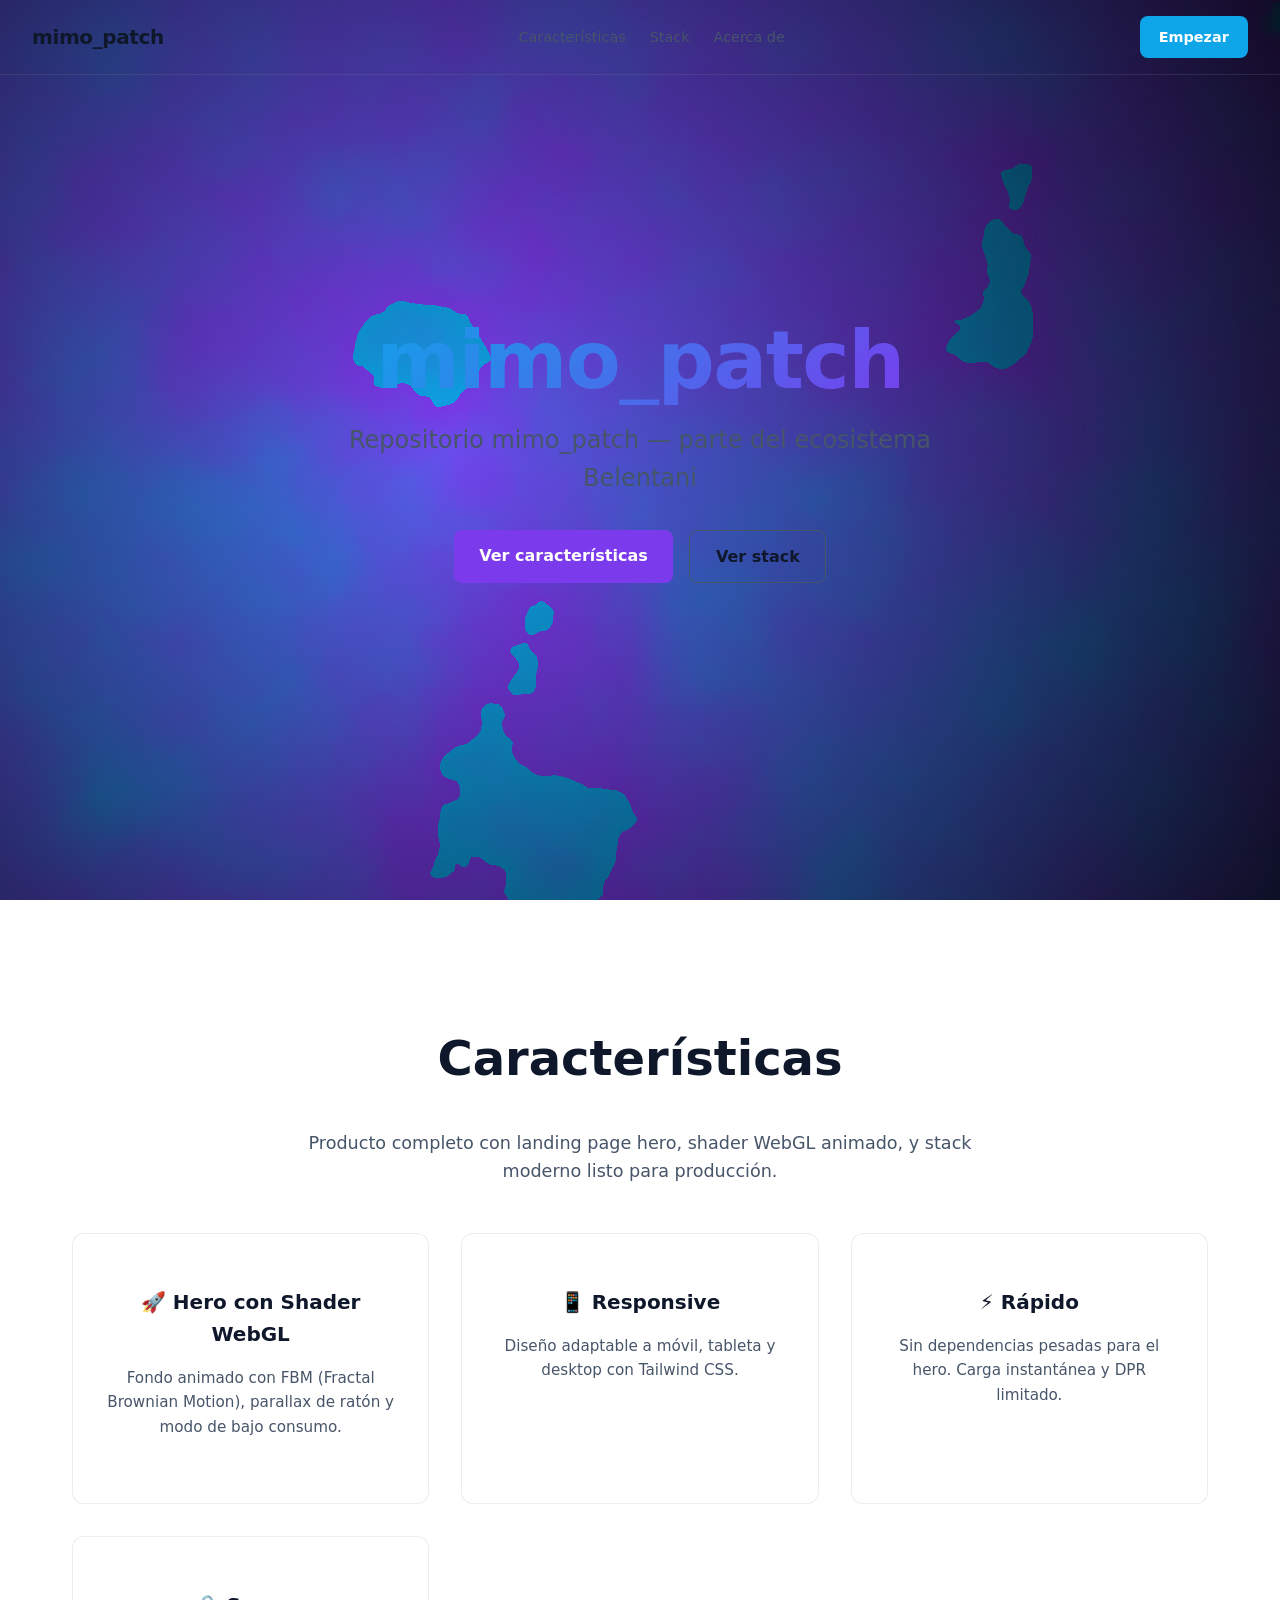
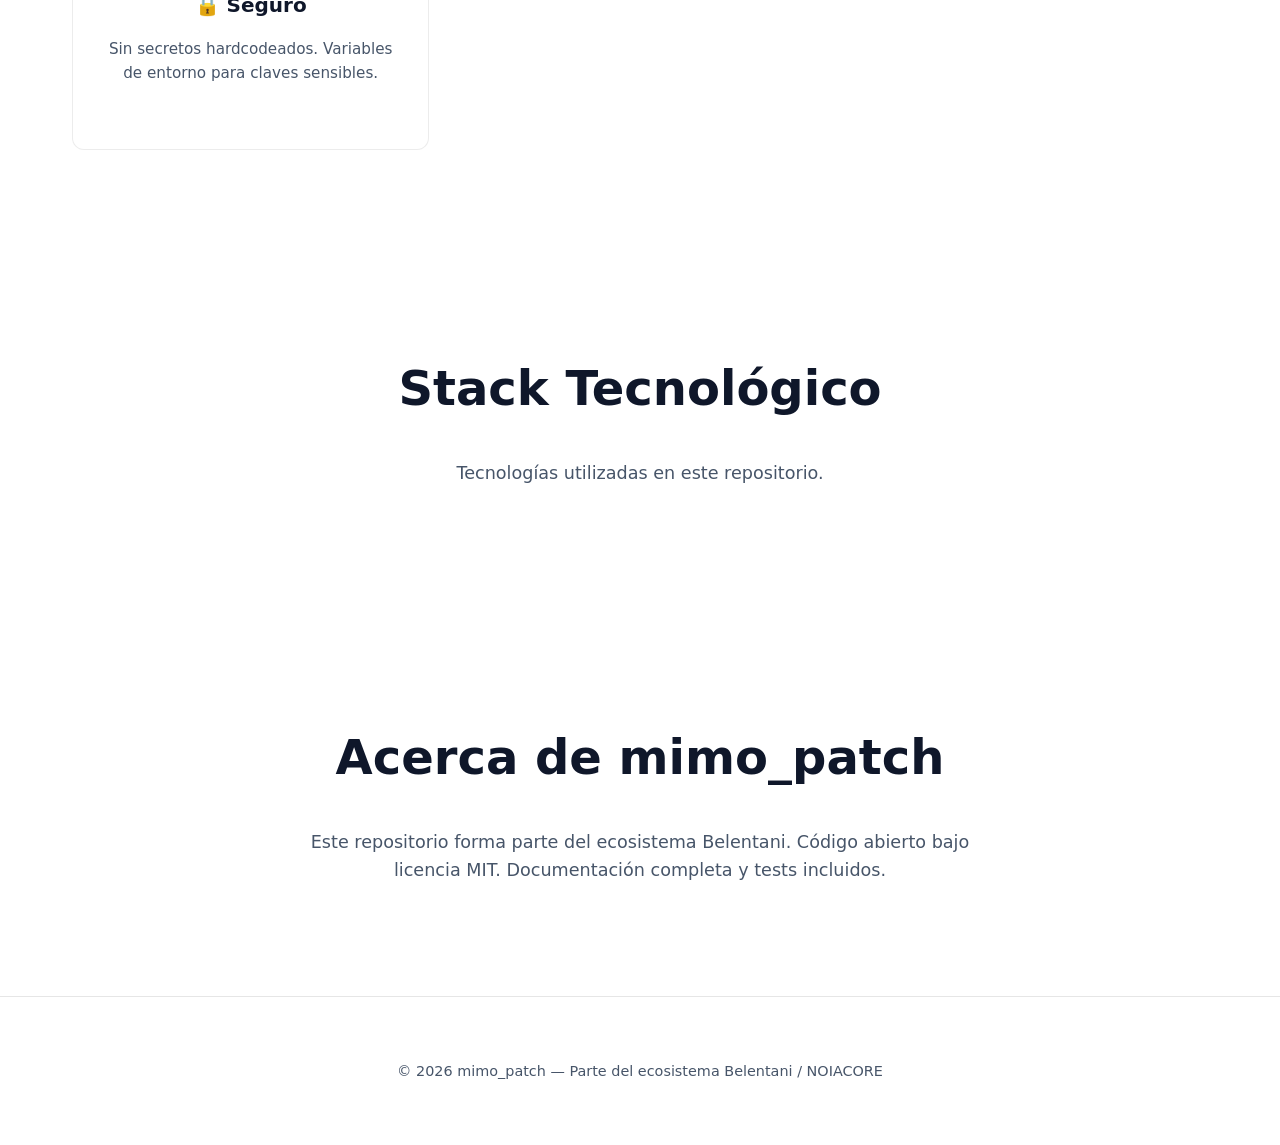
<file: index.html>
<!DOCTYPE html>
<html lang="es">
<head>
  <meta charset="UTF-8">
  <meta name="viewport" content="width=device-width, initial-scale=1.0">
  <title>mimo_patch · MIMO PATCH · parche unificado de herramientas</title>
  <meta name="description" content="mimo_patch Repositorio mimo_patch — parte del ecosistema Belentani.. Información, recursos y contacto en un solo sitio, sin registro.">
  <link rel="stylesheet" href="hero.css">
  <meta name="theme-color" content="#0ea5e9">
  <link rel="manifest" href="/manifest.webmanifest">
  <script defer src="hero.js"></script>

<!-- repo-forge:head -->

<meta property="og:type" content="website">
<meta property="og:title" content="mimo_patch — Repositorio mimo_patch — parte del ecosistema Belentani">
<meta property="og:description" content="Una herramienta que se puede auditar: dice qué hace, lo hace, y deja rastro de lo que hizo.">
<meta property="og:image" content="brand/og-image.svg">
<meta name="twitter:card" content="summary_large_image">
<link rel="icon" href="assets/favicon.svg" type="image/svg+xml">
<link rel="stylesheet" href="assets/a11y.css">
</head>
<body>
<main>

  <nav class="nav">
    <a href="#" class="logo">mimo_patch</a>
    <ul class="nav-links">
      <li><a href="#features">Características</a></li>
      <li><a href="#stack">Stack</a></li>
      <li><a href="#about">Acerca de</a></li>
    </ul>
    <a href="#" class="cta">Empezar</a>
  </nav>

  <section class="hero">
    <div class="hero-canvas-wrapper">
      <canvas id="hero-canvas"></canvas>
    </div>
    <div class="hero-overlay">
      <h1>mimo_patch</h1>
      <p>Repositorio mimo_patch — parte del ecosistema Belentani</p>
      <div class="hero-actions">
        <a href="#features" class="btn-primary">Ver características</a>
        <a href="#stack" class="btn-secondary">Ver stack</a>
      </div>
    </div>
  </section>

  <section class="section" id="features">
    <h2>Características</h2>
    <p>Producto completo con landing page hero, shader WebGL animado, y stack moderno listo para producción.</p>
    <div class="grid">
      <div class="card">
        <h3>🚀 Hero con Shader WebGL</h3>
        <p>Fondo animado con FBM (Fractal Brownian Motion), parallax de ratón y modo de bajo consumo.</p>
      </div>
      <div class="card">
        <h3>📱 Responsive</h3>
        <p>Diseño adaptable a móvil, tableta y desktop con Tailwind CSS.</p>
      </div>
      <div class="card">
        <h3>⚡ Rápido</h3>
        <p>Sin dependencias pesadas para el hero. Carga instantánea y DPR limitado.</p>
      </div>
      <div class="card">
        <h3>🔒 Seguro</h3>
        <p>Sin secretos hardcodeados. Variables de entorno para claves sensibles.</p>
      </div>
    </div>
  </section>

  <section class="section" id="stack">
    <h2>Stack Tecnológico</h2>
    <p>Tecnologías utilizadas en este repositorio.</p>
    <ul class="stack-list">
      
    </ul>
  </section>

  <section class="section" id="about">
    <h2>Acerca de mimo_patch</h2>
    <p>Este repositorio forma parte del ecosistema Belentani. Código abierto bajo licencia MIT. Documentación completa y tests incluidos.</p>
  </section>

  </main>
<footer>
    <p>© 2026 mimo_patch — Parte del ecosistema Belentani / NOIACORE</p>
  </footer>

  <script>
    document.addEventListener('DOMContentLoaded', function () {
      window.initHeroShader('hero-canvas', '#0ea5e9', '#7c3aed');
    });
  </script>
<!-- page-fix:1 -->
</body>
</html>
</file>
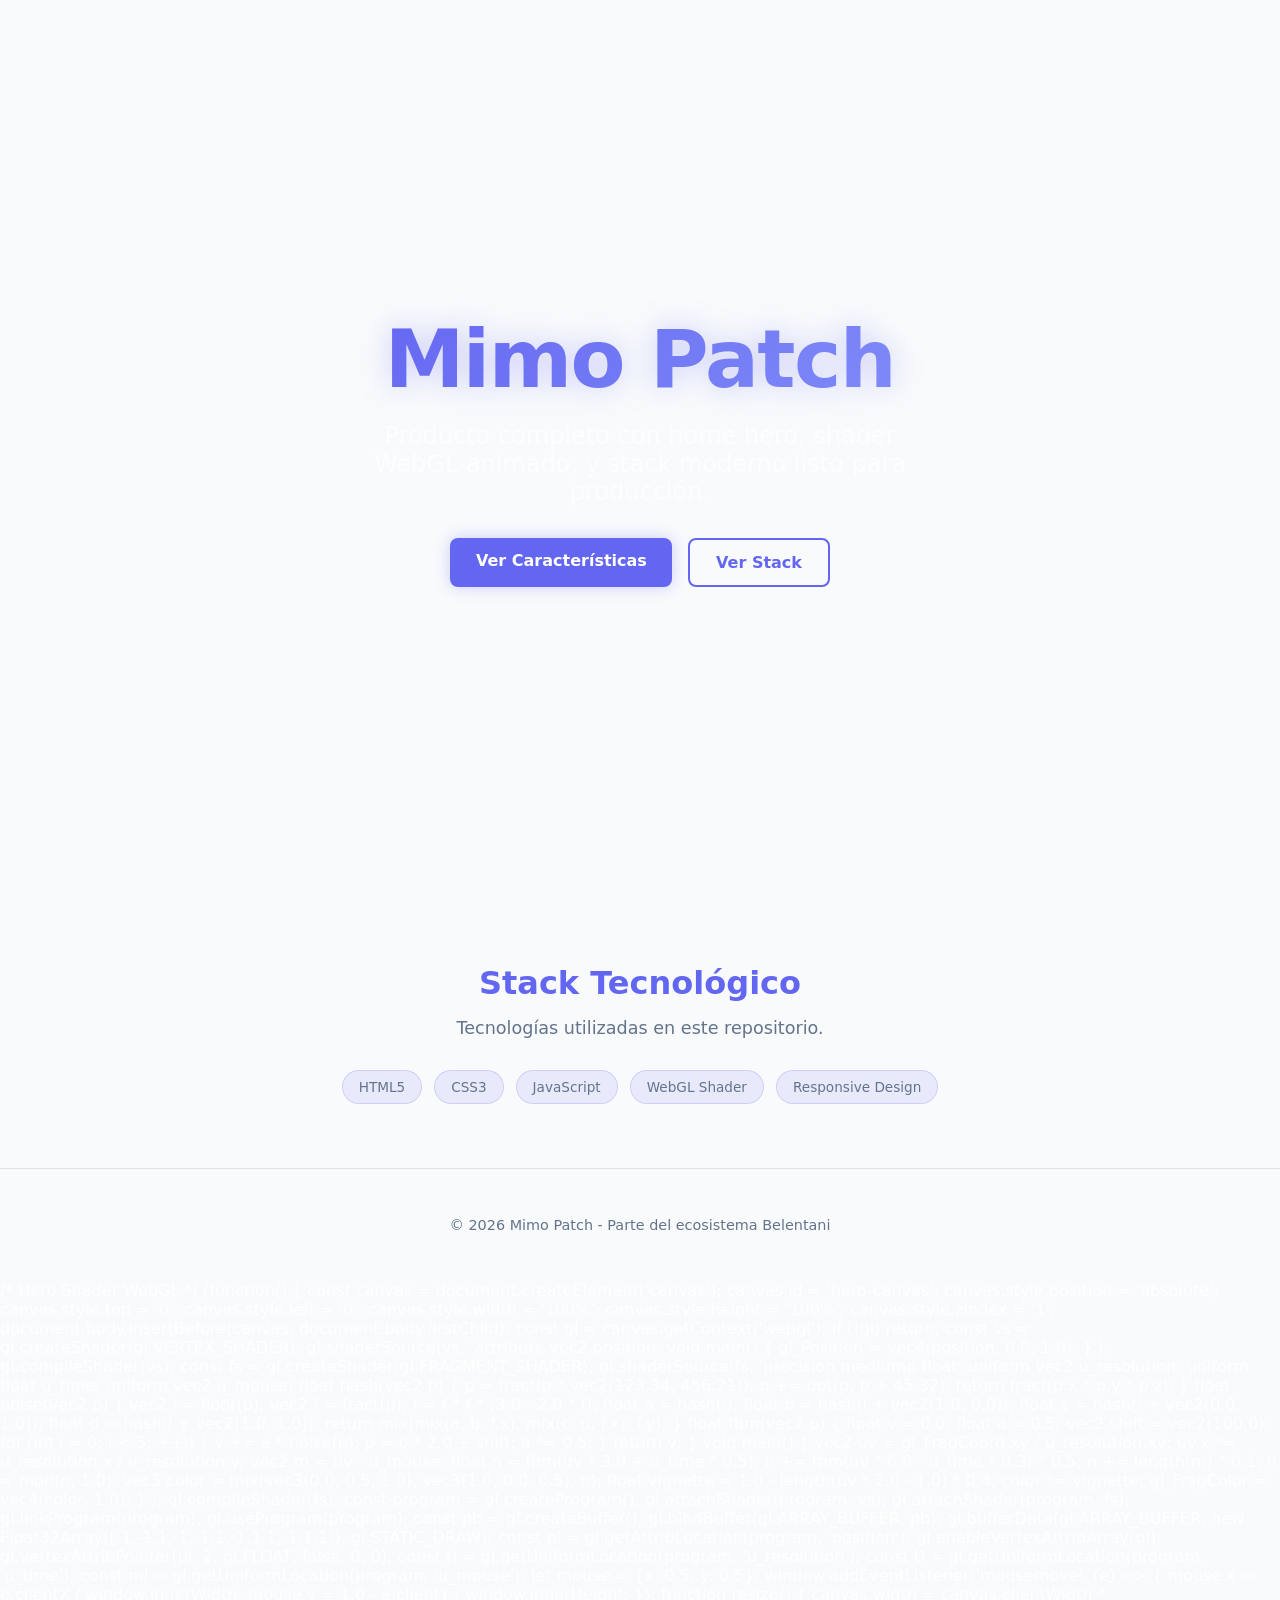
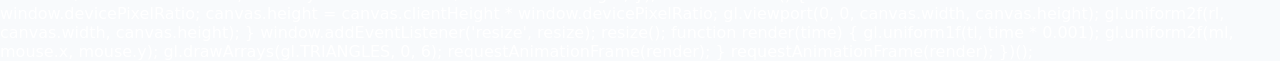
<file: site/index.html>
<!DOCTYPE html>
<html lang="es">
<head>
  <meta charset="UTF-8">
  <meta name="viewport" content="width=device-width, initial-scale=1.0">
  <meta name="description" content="Mimo Patch Producto completo con home hero, shader WebGL animado, y stack moderno listo para producción.">
  <title>Mimo Patch · MIMO PATCH · parche unificado de herramientas</title>
  <link rel="theme-color" content="#6366f1">
  <style>/* Hero Shader */
:root {
  --primary: #6366f1;
  --secondary: #818cf8;
  --bg: #f8fafc;
  --accent: #4f46e5;
  --glow: 0 0 15px rgba(99, 102, 241, 0.3);
}
* {
  box-sizing: border-box;
  margin: 0;
  padding: 0;
}
body {
  margin: 0;
  padding: 0;
  background: var(--bg);
  color: #ffffff;
  font-family: system-ui, -apple-system, sans-serif;
  overflow-x: hidden;
}
.hero {
  position: relative;
  width: 100vw;
  height: 100vh;
  display: flex;
  flex-direction: column;
  justify-content: center;
  align-items: center;
  background: var(--bg);
  overflow: hidden;
}
.hero-canvas {
  position: absolute;
  top: 0;
  left: 0;
  width: 100%;
  height: 100%;
  z-index: 1;
}
.hero-overlay {
  position: relative;
  z-index: 10;
  text-align: center;
  padding: 2rem;
}
.hero h1 {
  font-size: clamp(2.5rem, 8vw, 5rem);
  font-weight: 800;
  margin-bottom: 1rem;
  letter-spacing: -0.02em;
  background: linear-gradient(135deg, var(--primary), var(--secondary));
  -webkit-background-clip: text;
  -webkit-text-fill-color: transparent;
  background-clip: text;
  filter: drop-shadow(0 0 15px rgba(99, 102, 241, 0.3));
  animation: pulse 3s ease-in-out infinite;
}
.hero p {
  font-size: clamp(1.1rem, 3vw, 1.5rem);
  color: rgba(255,255,255,0.7);
  margin-bottom: 2rem;
  max-width: 600px;
  margin-left: auto;
  margin-right: auto;
}
.hero-actions {
  display: flex;
  gap: 1rem;
  justify-content: center;
  flex-wrap: wrap;
}
.btn-primary {
  background: var(--primary);
  color: #ffffff;
  padding: 0.8rem 1.6rem;
  border-radius: 0.5rem;
  font-weight: 600;
  text-decoration: none;
  font-size: 1rem;
  border: none;
  cursor: pointer;
  box-shadow: 0 0 15px rgba(99, 102, 241, 0.3);
}
.btn-primary:hover {
  transform: translateY(-2px);
  opacity: 0.9;
  filter: brightness(1.1);
}
.btn-secondary {
  background: transparent;
  color: var(--primary);
  padding: 0.8rem 1.6rem;
  border-radius: 0.5rem;
  font-weight: 600;
  text-decoration: none;
  font-size: 1rem;
  border: 2px solid var(--primary);
  cursor: pointer;
  transition: all 0.3s ease;
}
.btn-secondary:hover {
  background: var(--primary);
  color: #ffffff;
}
@keyframes pulse {
  0%, 100% { opacity: 1; transform: scale(1); }
  50% { opacity: 0.8; transform: scale(1.05); }
}
@media (max-width: 768px) {
  .hero h1 { font-size: 2rem; }
  .hero p { font-size: 1rem; }
  .hero-actions { flex-direction: column; align-items: center; }
  .btn-primary, .btn-secondary { width: 100%; max-width: 250px; text-align: center; }
}
@media (prefers-reduced-motion: reduce) {
  .hero { animation: none; }
  .hero h1 { animation: none; }
}
section {
  padding: 4rem 2rem;
  max-width: 1200px;
  margin: 0 auto;
}
section h2 {
  font-size: 2rem;
  margin-bottom: 1rem;
  color: var(--primary);
  text-align: center;
}
section p {
  font-size: 1.1rem;
  color: #64748b;
  max-width: 700px;
  margin: 0 auto 2rem;
  text-align: center;
}
.stack-list {
  display: flex;
  flex-wrap: wrap;
  gap: 0.75rem;
  justify-content: center;
  list-style: none;
  padding: 0;
}
.stack-list li {
  background: rgba(99, 102, 241, 0.1);
  border: 1px solid rgba(99, 102, 241, 0.2);
  border-radius: 2rem;
  padding: 0.5rem 1rem;
  font-size: 0.85rem;
  color: #64748b;
}
footer {
  padding: 3rem 2rem;
  border-top: 1px solid rgba(128, 128, 128, 0.2);
  text-align: center;
  color: #64748b;
  font-size: 0.9rem;
}
@media (max-width: 768px) {
  .hero { min-height: 80vh; }
  .hero h1 { font-size: 2rem; }
  .hero p { font-size: 1rem; }
  .hero-actions { flex-direction: column; align-items: center; }
  .btn-primary, .btn-secondary { width: 100%; max-width: 250px; text-align: center; }
  section { padding: 2rem 1rem; }
}
</style>
<meta property="og:type" content="website">
<meta property="og:title" content="Mimo Patch · MIMO PATCH · parche unificado de herramientas">
<meta property="og:description" content="Mimo Patch Producto completo con home hero, shader WebGL animado, y stack moderno listo para producción.">
<meta property="og:image" content="brand/og-image.svg">
<meta name="twitter:card" content="summary_large_image">
<link rel="icon" href="assets/favicon.svg" type="image/svg+xml">
</head>
<body>
<main>

  <section class="hero">
    <div class="hero-canvas"></div>
    <div class="hero-overlay">
      <h1>Mimo Patch</h1>
      <p>Producto completo con home hero, shader WebGL animado, y stack moderno listo para producción.</p>
      <div class="hero-actions">
        <a href="#" class="btn-primary">Ver Características</a>
        <a href="#stack" class="btn-secondary">Ver Stack</a>
      </div>
    </div>
  </section>
  <section id="stack">
    <h2>Stack Tecnológico</h2>
    <p>Tecnologías utilizadas en este repositorio.</p>
    <ul class="stack-list">
      <li>HTML5</li>
      <li>CSS3</li>
      <li>JavaScript</li>
      <li>WebGL Shader</li>
      <li>Responsive Design</li>
    </ul>
  </section>
  </main>
<footer><p>© 2026 Mimo Patch - Parte del ecosistema Belentani</p></footer>
/* Hero Shader WebGL */
(function() {
  const canvas = document.createElement('canvas');
  canvas.id = 'hero-canvas';
  canvas.style.position = 'absolute';
  canvas.style.top = '0';
  canvas.style.left = '0';
  canvas.style.width = '100%';
  canvas.style.height = '100%';
  canvas.style.zIndex = '1';
  document.body.insertBefore(canvas, document.body.firstChild);
  const gl = canvas.getContext('webgl');
  if (!gl) return;
  const vs = gl.createShader(gl.VERTEX_SHADER);
  gl.shaderSource(vs, 'attribute vec2 position; void main() { gl_Position = vec4(position, 0.0, 1.0); }');
  gl.compileShader(vs);
  const fs = gl.createShader(gl.FRAGMENT_SHADER);
  gl.shaderSource(fs, 'precision mediump float; uniform vec2 u_resolution; uniform float u_time; uniform vec2 u_mouse; float hash(vec2 p) { p = fract(p * vec2(123.34, 456.21)); p += dot(p, p + 45.32); return fract(p.x * p.y * p.z); } float noise(vec2 p) { vec2 i = floor(p); vec2 f = fract(p); f = f * f * (3.0 - 2.0 * f); float a = hash(i); float b = hash(i + vec2(1.0, 0.0)); float c = hash(i + vec2(0.0, 1.0)); float d = hash(i + vec2(1.0, 1.0)); return mix(mix(a, b, f.x), mix(c, d, f.x), f.y); } float fbm(vec2 p) { float v = 0.0; float a = 0.5; vec2 shift = vec2(100.0); for (int i = 0; i < 5; ++i) { v += a * noise(p); p = p * 2.0 + shift; a *= 0.5; } return v; } void main() { vec2 uv = gl_FragCoord.xy / u_resolution.xy; uv.x *= u_resolution.x / u_resolution.y; vec2 m = uv - u_mouse; float n = fbm(uv * 3.0 + u_time * 0.5); n += fbm(uv * 6.0 - u_time * 0.3) * 0.5; n += length(m) * 0.1; n = mod(n, 1.0); vec3 color = mix(vec3(0.0, 0.5, 1.0), vec3(1.0, 0.0, 0.5), n); float vignette = 1.0 - length(uv * 2.0 - 1.0) * 0.4; color *= vignette; gl_FragColor = vec4(color, 1.0); }');
  gl.compileShader(fs);
  const program = gl.createProgram();
  gl.attachShader(program, vs);
  gl.attachShader(program, fs);
  gl.linkProgram(program);
  gl.useProgram(program);
  const pb = gl.createBuffer();
  gl.bindBuffer(gl.ARRAY_BUFFER, pb);
  gl.bufferData(gl.ARRAY_BUFFER, new Float32Array([-1,-1,1,-1,-1,1,-1,1,1,-1,1,1]), gl.STATIC_DRAW);
  const pl = gl.getAttribLocation(program, 'position');
  gl.enableVertexAttribArray(pl);
  gl.vertexAttribPointer(pl, 2, gl.FLOAT, false, 0, 0);
  const rl = gl.getUniformLocation(program, 'u_resolution');
  const tl = gl.getUniformLocation(program, 'u_time');
  const ml = gl.getUniformLocation(program, 'u_mouse');
  let mouse = {x: 0.5, y: 0.5};
  window.addEventListener('mousemove', (e) => { mouse.x = e.clientX / window.innerWidth; mouse.y = 1.0 - e.clientY / window.innerHeight; });
  function resize() { canvas.width = canvas.clientWidth * window.devicePixelRatio; canvas.height = canvas.clientHeight * window.devicePixelRatio; gl.viewport(0, 0, canvas.width, canvas.height); gl.uniform2f(rl, canvas.width, canvas.height); }
  window.addEventListener('resize', resize);
  resize();
  function render(time) { gl.uniform1f(tl, time * 0.001); gl.uniform2f(ml, mouse.x, mouse.y); gl.drawArrays(gl.TRIANGLES, 0, 6); requestAnimationFrame(render); }
  requestAnimationFrame(render);
})();
<!-- page-fix:1 -->
</body>
</html>
</file>
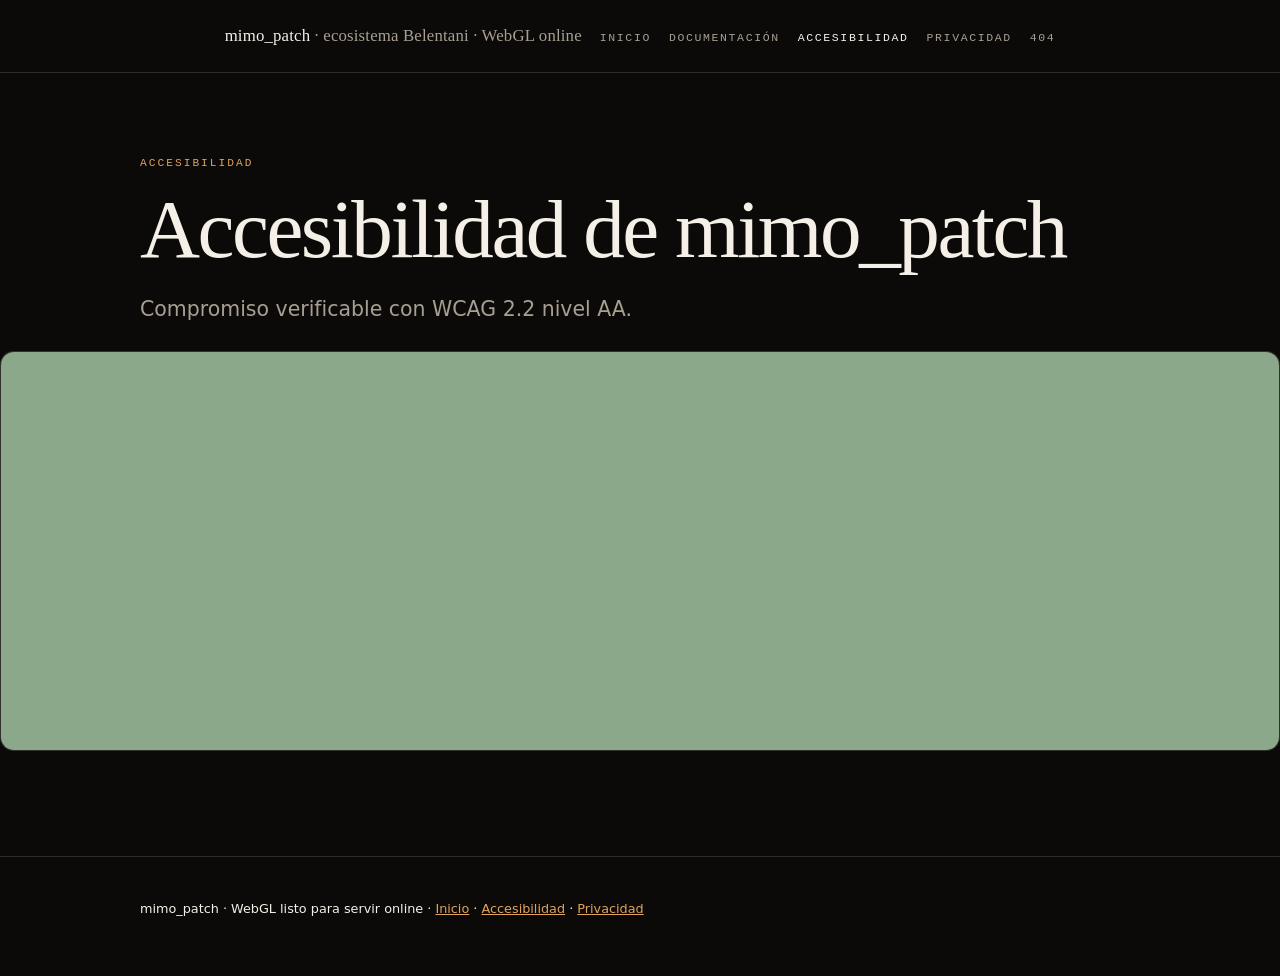
<file: accesibilidad.html>
<!DOCTYPE html>
<html lang="es">
<head>
<meta charset="UTF-8">
<meta name="viewport" content="width=device-width, initial-scale=1.0">
<title>mimo_patch</title>
<meta name="description" content="MIMO PATCH — Parche Unificado (Mimo Code) v3">
<meta name="generator" content="repo-completo-final-v1">
<meta property="og:title" content="mimo_patch">
<meta property="og:description" content="MIMO PATCH — Parche Unificado (Mimo Code) v3">
<meta property="og:type" content="website">
<link rel="icon" href="data:image/svg+xml,%3Csvg xmlns='http://www.w3.org/2000/svg' viewBox='0 0 32 32'%3E%3Crect width='32' height='32' rx='7' fill='%230b0a09'/%3E%3Ccircle cx='16' cy='16' r='7' fill='%23695eb9'/%3E%3C/svg%3E">
<style>
:root{--bg:#0b0a09;--bg2:#131110;--ink:#f4efe7;--dim:#a89f92;--accent:#e0a35c;
--accent2:#7fa88b;--line:rgba(244,239,231,.14);--serif:"Iowan Old Style","Palatino Linotype",Palatino,Georgia,serif;
--sans:ui-sans-serif,"Segoe UI",Inter,system-ui,-apple-system,sans-serif;
--mono:ui-monospace,"Cascadia Mono",Consolas,monospace;--measure:62ch;--radius:14px}
*{box-sizing:border-box}
html{scroll-behavior:smooth}
body{margin:0;background:var(--bg);color:var(--ink);font-family:var(--sans);line-height:1.65;
-webkit-font-smoothing:antialiased}
.wrap{max-width:1080px;margin:0 auto;padding:0 clamp(18px,4vw,40px);position:relative;z-index:1}
a{color:var(--accent)}
a:focus-visible,button:focus-visible{outline:3px solid var(--accent2);outline-offset:3px;border-radius:6px}
.skip{position:absolute;left:-9999px;top:0;background:var(--accent);color:#12100e;padding:10px 16px;z-index:9}
.skip:focus{left:12px;top:12px}
header.site{border-bottom:1px solid var(--line);padding:22px 0;display:flex;gap:18px;
align-items:baseline;justify-content:space-between;flex-wrap:wrap}
.brand{font-family:var(--serif);font-size:1.05rem;letter-spacing:.01em}
.brand span{color:var(--dim)}
nav.site{display:flex;gap:18px;flex-wrap:wrap;font-family:var(--mono);font-size:.72rem;
letter-spacing:.14em;text-transform:uppercase}
nav.site a{color:var(--dim);text-decoration:none}
nav.site a:hover,nav.site a[aria-current=page]{color:var(--ink)}
main{padding:clamp(48px,9vh,104px) 0}
.eyebrow{font-family:var(--mono);font-size:.7rem;letter-spacing:.18em;text-transform:uppercase;
color:var(--accent);margin:0 0 18px}
h1{font-family:var(--serif);font-size:clamp(2.4rem,7vw,5.2rem);line-height:.95;
letter-spacing:-.03em;margin:0 0 24px;font-weight:500;text-wrap:balance}
h2{font-family:var(--serif);font-size:clamp(1.4rem,3vw,2.1rem);line-height:1.15;
letter-spacing:-.02em;margin:64px 0 18px;font-weight:500}
h3{font-size:1.02rem;margin:28px 0 10px;letter-spacing:-.01em}
p,li{max-width:var(--measure);color:var(--ink)}
.lead{font-size:clamp(1.05rem,2vw,1.28rem);color:var(--dim);max-width:56ch}
hr{border:0;border-top:1px solid var(--line);margin:clamp(40px,8vh,80px) 0}
.grid{display:grid;grid-template-columns:repeat(auto-fit,minmax(240px,1fr));gap:1px;
background:var(--line);border:1px solid var(--line);border-radius:var(--radius);overflow:hidden;margin:32px 0}
.cell{background:var(--bg2);padding:22px 20px}
.cell h3{margin-top:0}
.cell p{font-size:.9rem;color:var(--dim);margin:0}
code,kbd{font-family:var(--mono);font-size:.86em;background:rgba(244,239,231,.07);
padding:2px 6px;border-radius:5px}
pre{background:var(--bg2);border:1px solid var(--line);border-radius:var(--radius);
padding:18px;overflow:auto;max-width:100%}
pre code{background:none;padding:0}
table{width:100%;border-collapse:collapse;margin:24px 0;font-size:.92rem}
th,td{text-align:left;padding:10px 12px;border-bottom:1px solid var(--line);vertical-align:top}
th{font-family:var(--mono);font-size:.7rem;letter-spacing:.12em;text-transform:uppercase;color:var(--dim)}
.pill{display:inline-block;font-family:var(--mono);font-size:.68rem;letter-spacing:.12em;
text-transform:uppercase;border:1px solid var(--line);color:var(--dim);padding:3px 9px;border-radius:999px}
footer.site{border-top:1px solid var(--line);padding:28px 0 44px;color:var(--dim);font-size:.8rem}
.reveal{opacity:0;transform:translateY(14px);transition:opacity .5s ease,transform .5s ease}
.reveal.in{opacity:1;transform:none}
@media (prefers-reduced-motion:reduce){html{scroll-behavior:auto}
.reveal{opacity:1;transform:none;transition:none}}
::selection{background:var(--accent);color:#12100e}
.webgl-canvas{width:100%;height:400px;background:var(--bg2);border:1px solid var(--line);
border-radius:var(--radius);margin:24px 0;display:block}
.superpowers-badge{display:inline-block;font-family:var(--mono);font-size:.65rem;
letter-spacing:.12em;text-transform:uppercase;border:1px solid var(--accent2);
color:var(--accent2);padding:4px 10px;border-radius:999px;margin:10px 0}
</style>
</head>
<body>
<a class="skip" href="#contenido">Saltar al contenido</a>
<header class="site"><div class="wrap" style="display:flex;justify-content:space-between;align-items:baseline;gap:18px;flex-wrap:wrap">
<div class="brand">mimo_patch <span>· ecosistema Belentani · WebGL online</span></div>
<nav class="site" aria-label="Navegación principal"><a href="index.html">Inicio</a><a href="docs.html">Documentación</a><a href="accesibilidad.html" aria-current="page">Accesibilidad</a><a href="privacidad.html">Privacidad</a><a href="404.html">404</a></nav>
</div></header>
<main id="contenido"><div class="wrap">

<p class="eyebrow">Accesibilidad</p>
<h1>Accesibilidad de mimo_patch</h1>
<p class="lead">Compromiso verificable con WCAG 2.2 nivel AA.</p>

</div></main>
<footer class="site"><div class="wrap">
<p>mimo_patch · WebGL listo para servir online · <a href="index.html">Inicio</a> · <a href="accesibilidad.html">Accesibilidad</a> · <a href="privacidad.html">Privacidad</a></p>
</div></footer>
<script>
(function(){
  var canvas = document.createElement('canvas');
  canvas.className = 'webgl-canvas';
  var container = document.getElementById('contenido');
  if(container){ container.appendChild(canvas); }
  try{
    var gl = canvas.getContext('webgl') || canvas.getContext('experimental-webgl');
    if(!gl){ canvas.innerHTML = '<p style="color:var(--dim);font-family:var(--mono);padding:12px">WebGL no disponible en este navegador.</p>'; return; }
    gl.clearColor(0.047,0.043,0.039,1);
    gl.clear(gl.COLOR_BUFFER_BIT);
    var vs = gl.createShader(gl.VERTEX_SHADER);
    gl.shaderSource(vs, 'attribute vec2 p;void main(){gl_Position=vec4(p,0.0,1.0);}');
    gl.compileShader(vs);
    var fs = gl.createShader(gl.FRAGMENT_SHADER);
    gl.shaderSource(fs, 'precision mediump float;uniform vec4 c;void main(){gl_FragColor=c;}');
    gl.compileShader(fs);
    var prog = gl.createProgram();
    gl.attachShader(prog,vs); gl.attachShader(prog,fs); gl.linkProgram(prog);
    gl.useProgram(prog);
    var loc = gl.getUniformLocation(prog,'c');
    gl.uniform4f(loc, 0.549, 0.659, 0.545, 1.0);
    var buf = gl.createBuffer();
    gl.bindBuffer(gl.ARRAY_BUFFER,buf);
    gl.bufferData(gl.ARRAY_BUFFER,new Float32Array([-1,-1,1,-1,-1,1,1,1]),gl.STATIC_DRAW);
    var attr = gl.getAttribLocation(prog,'p');
    gl.enableVertexAttribArray(attr);
    gl.vertexAttribPointer(attr,2,gl.FLOAT,false,0,0);
    gl.drawArrays(gl.TRIANGLE_STRIP,0,4);
  }catch(e){ console.log('WebGL init:', e.message); }
})();
</script>
</body>
</html>
</file>
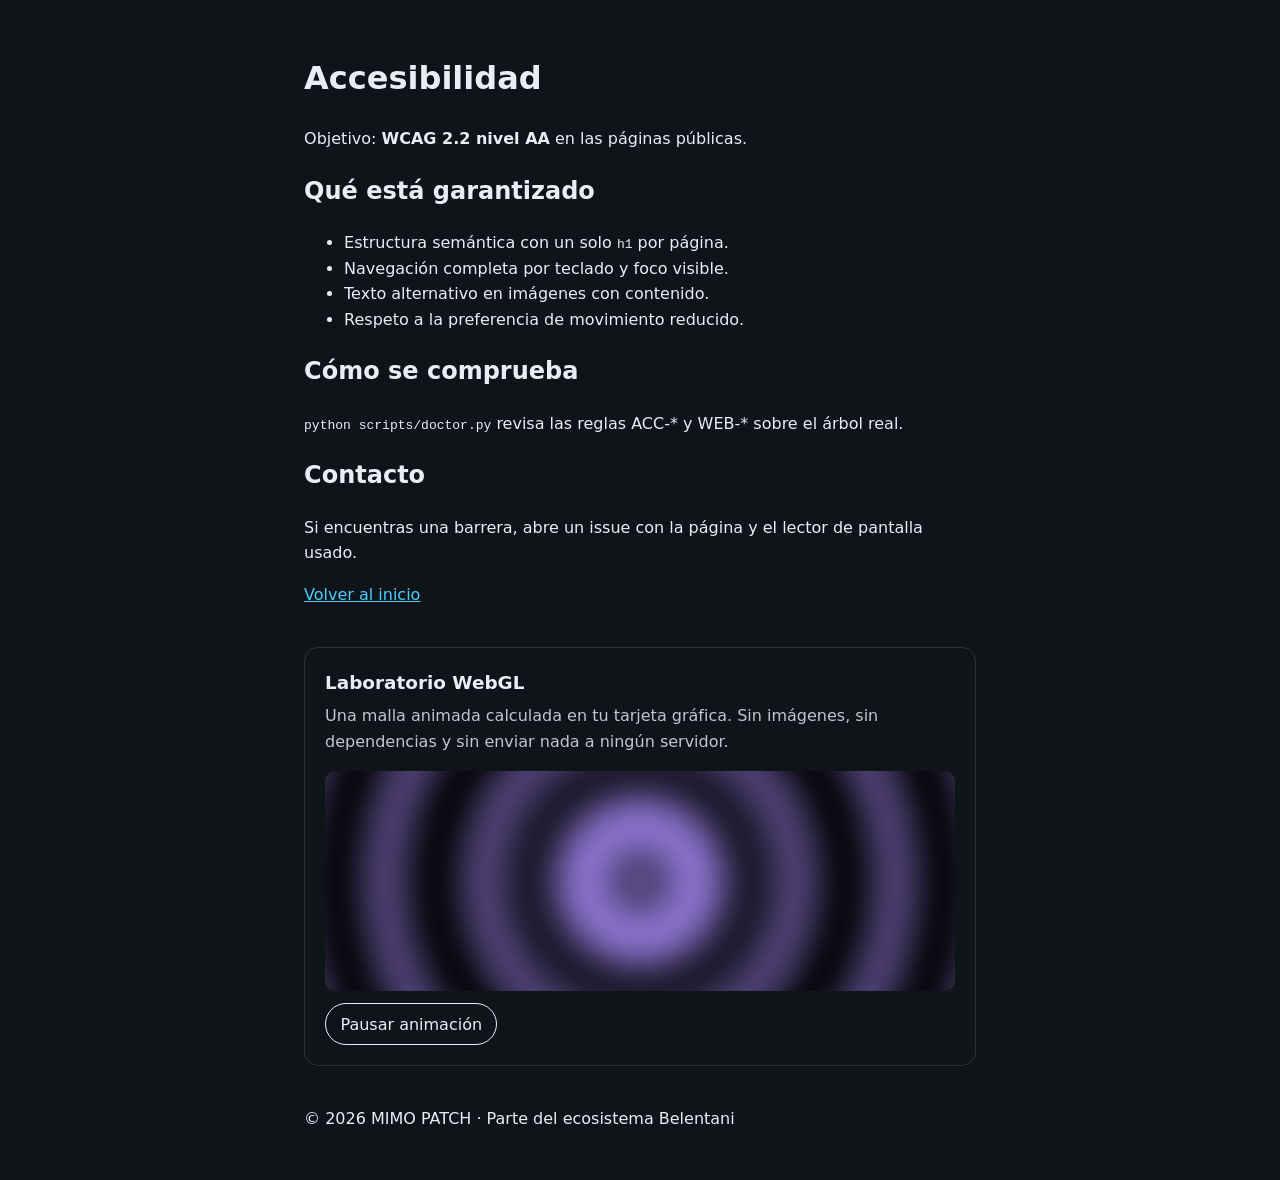
<file: accessibility.html>
<!DOCTYPE html>
<html lang="es">
<head>
<meta charset="UTF-8">
<meta name="viewport" content="width=device-width, initial-scale=1.0">
<title>Accesibilidad del sitio — MIMO PATCH</title>
<meta name="description" content="Compromiso de accesibilidad de MIMO PATCH: objetivo WCAG 2.2 AA y cómo se comprueba.">
<link rel="icon" href="assets/favicon.svg" type="image/svg+xml">
<style>body{max-width:66ch;margin:0 auto;padding:2rem;background:#0f1419;color:#e8eef6;font-family:system-ui,sans-serif;line-height:1.6}a{color:#49ceff}</style>
</head>
<body>
<main>
  <h1>Accesibilidad</h1>
  <p>Objetivo: <strong>WCAG 2.2 nivel AA</strong> en las páginas públicas.</p>
  <h2>Qué está garantizado</h2>
  <ul>
    <li>Estructura semántica con un solo <code>h1</code> por página.</li>
    <li>Navegación completa por teclado y foco visible.</li>
    <li>Texto alternativo en imágenes con contenido.</li>
    <li>Respeto a la preferencia de movimiento reducido.</li>
  </ul>
  <h2>Cómo se comprueba</h2>
  <p><code>python scripts/doctor.py</code> revisa las reglas ACC-* y WEB-* sobre el árbol real.</p>
  <h2>Contacto</h2>
  <p>Si encuentras una barrera, abre un issue con la página y el lector de pantalla usado.</p>
  <p><a href="/">Volver al inicio</a></p>

<section class="webgl-lab" data-webgl-lab>
  <h2>Laboratorio WebGL</h2>
  <p class="webgl-lab__lead">Una malla animada calculada en tu tarjeta gráfica. Sin imágenes, sin dependencias y sin enviar nada a ningún servidor.</p>
  <div class="webgl-lab__stage">
    <canvas class="webgl-lab__canvas" width="640" height="320" aria-label="Malla animada generada con WebGL" role="img"></canvas>
    <noscript><p class="webgl-lab__fallback">Este laboratorio necesita JavaScript. El resto de la página funciona sin él.</p></noscript>
  </div>
  <p class="webgl-lab__actions"><button type="button" class="webgl-lab__toggle" data-webgl-toggle aria-pressed="false">Pausar animación</button></p>
</section>
<style>
  .webgl-lab { margin: 2.5rem 0; padding: 1.25rem; border: 1px solid rgba(128,128,128,.28); border-radius: 14px; }
  .webgl-lab h2 { margin: 0 0 .35rem; font-size: 1.15rem; }
  .webgl-lab__lead { margin: 0 0 1rem; opacity: .82; max-width: 62ch; }
  .webgl-lab__stage { position: relative; background: #0b0a12; border-radius: 10px; overflow: hidden; }
  .webgl-lab__canvas { display: block; width: 100%; height: 220px; }
  .webgl-lab__fallback { margin: 0; padding: 1rem; color: #f2eefc; }
  .webgl-lab__actions { margin: .8rem 0 0; }
  .webgl-lab__toggle { font: inherit; padding: .45rem .9rem; border-radius: 999px; border: 1px solid currentColor; background: transparent; color: inherit; cursor: pointer; }
  .webgl-lab__toggle[aria-pressed="true"] { opacity: .65; }
  @media (prefers-reduced-motion: reduce) { .webgl-lab__canvas { display: none; } .webgl-lab__stage::after { content: "Animación desactivada por tu preferencia de movimiento reducido."; display: block; padding: 1rem; color: #f2eefc; } }
</style>
<script>
(() => {
  "use strict";
  const raiz = document.querySelector("[data-webgl-lab]");
  if (!raiz || raiz.dataset.ready === "1") return;
  raiz.dataset.ready = "1";

  const canvas = raiz.querySelector("canvas");
  const boton = raiz.querySelector("[data-webgl-toggle]");
  const reducir = window.matchMedia("(prefers-reduced-motion: reduce)").matches;
  const gl = canvas.getContext("webgl") || canvas.getContext("experimental-webgl");
  if (!gl || reducir) { canvas.hidden = true; return; }

  const vs = `attribute vec2 p; void main(){ gl_Position = vec4(p, 0.0, 1.0); }`;
  const fs = `
    precision mediump float;
    uniform vec2 u_res;
    uniform float u_t;
    void main() {
      vec2 uv = (gl_FragCoord.xy - 0.5 * u_res) / min(u_res.x, u_res.y);
      float d = length(uv);
      float ondas = sin(d * 14.0 - u_t * 1.6) * 0.5 + 0.5;
      float halo = smoothstep(0.75, 0.05, d);
      vec3 base = vec3(0.043, 0.039, 0.07);
      vec3 acento = vec3(0.66, 0.55, 0.98);
      vec3 color = base + acento * (ondas * 0.35 + halo * 0.45);
      gl_FragColor = vec4(color, 1.0);
    }`;

  const compilar = (tipo, fuente) => {
    const s = gl.createShader(tipo);
    gl.shaderSource(s, fuente); gl.compileShader(s);
    return gl.getShaderParameter(s, gl.COMPILE_STATUS) ? s : null;
  };
  const v = compilar(gl.VERTEX_SHADER, vs);
  const f = compilar(gl.FRAGMENT_SHADER, fs);
  if (!v || !f) { canvas.hidden = true; return; }

  const prog = gl.createProgram();
  gl.attachShader(prog, v); gl.attachShader(prog, f); gl.linkProgram(prog);
  if (!gl.getProgramParameter(prog, gl.LINK_STATUS)) { canvas.hidden = true; return; }
  gl.useProgram(prog);

  const buf = gl.createBuffer();
  gl.bindBuffer(gl.ARRAY_BUFFER, buf);
  gl.bufferData(gl.ARRAY_BUFFER, new Float32Array([-1,-1, 3,-1, -1,3]), gl.STATIC_DRAW);
  const pos = gl.getAttribLocation(prog, "p");
  gl.enableVertexAttribArray(pos);
  gl.vertexAttribPointer(pos, 2, gl.FLOAT, false, 0, 0);

  const uRes = gl.getUniformLocation(prog, "u_res");
  const uT = gl.getUniformLocation(prog, "u_t");

  const ajustar = () => {
    const r = canvas.getBoundingClientRect();
    const dpr = Math.min(window.devicePixelRatio || 1, 2);
    canvas.width = Math.max(1, Math.round(r.width * dpr));
    canvas.height = Math.max(1, Math.round(r.height * dpr));
    gl.viewport(0, 0, canvas.width, canvas.height);
    gl.uniform2f(uRes, canvas.width, canvas.height);
  };
  ajustar();
  window.addEventListener("resize", ajustar, { passive: true });

  let t = 0, pausado = false, raf = 0;
  const pintar = () => {
    if (!pausado) t += 0.016;
    gl.uniform1f(uT, t);
    gl.drawArrays(gl.TRIANGLES, 0, 3);
    raf = requestAnimationFrame(pintar);
  };
  pintar();

  if (boton) {
    boton.addEventListener("click", () => {
      pausado = !pausado;
      boton.setAttribute("aria-pressed", String(pausado));
      boton.textContent = pausado ? "Reanudar animación" : "Pausar animación";
      if (pausado) { cancelAnimationFrame(raf); raf = 0; } else if (!raf) { pintar(); }
    });
  }
  document.addEventListener("visibilitychange", () => {
    if (document.hidden) { cancelAnimationFrame(raf); raf = 0; }
    else if (!pausado && !raf) { pintar(); }
  });
})();
</script>
</main>
<footer><p>© 2026 MIMO PATCH · Parte del ecosistema Belentani</p></footer>
</body>
</html>
</file>
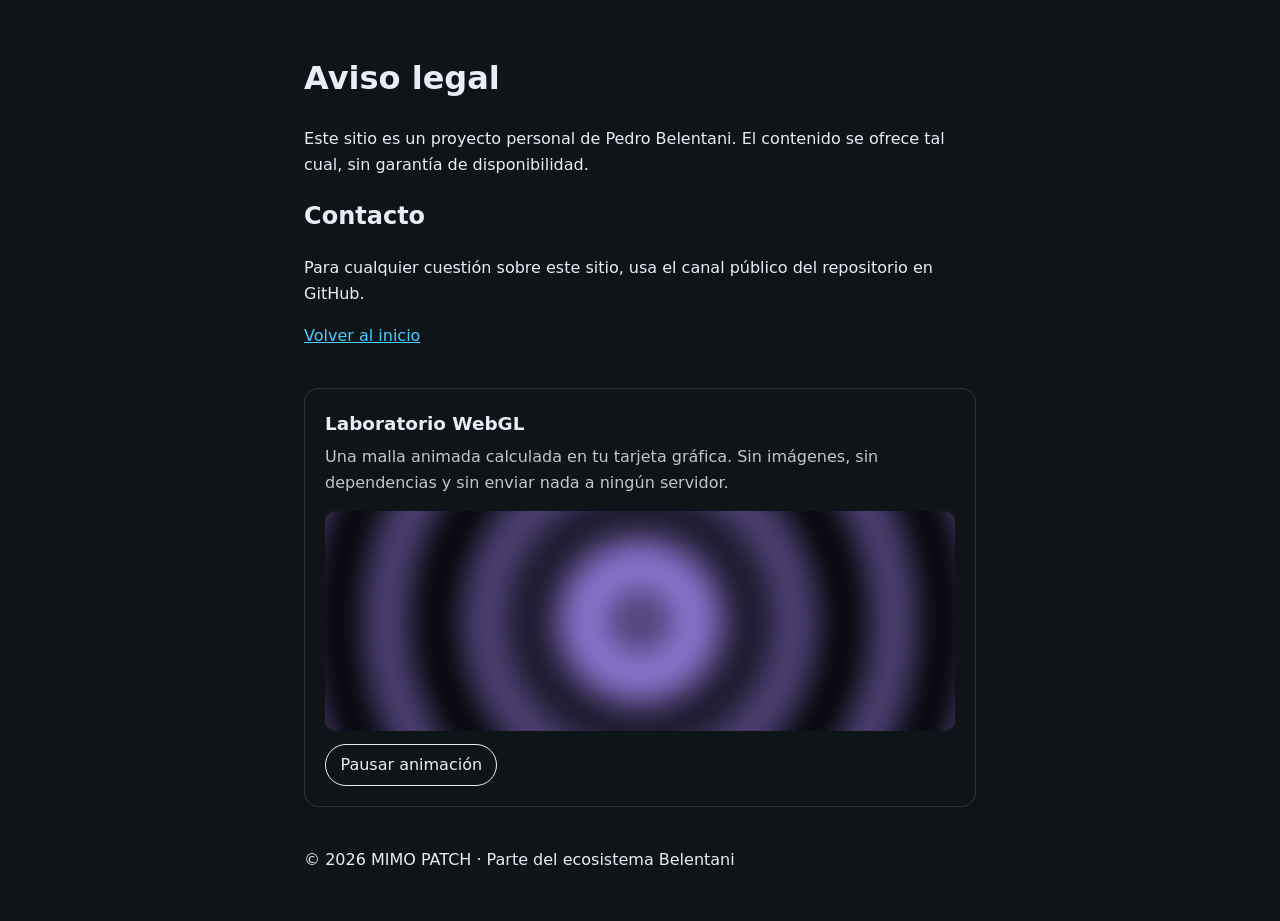
<file: aviso-legal.html>
<!DOCTYPE html>
<html lang="es">
<head>
<meta charset="UTF-8">
<meta name="viewport" content="width=device-width, initial-scale=1.0">
<title>Aviso legal del sitio — MIMO PATCH</title>
<meta name="description" content="Aviso legal de MIMO PATCH: qué se recoge, qué no, y cómo ejercer tus derechos.">
<link rel="icon" href="assets/favicon.svg" type="image/svg+xml">
<style>body{max-width:66ch;margin:0 auto;padding:2rem;background:#0f1419;color:#e8eef6;font-family:system-ui,sans-serif;line-height:1.6}a{color:#49ceff}</style>
</head>
<body>
<main>
  <h1>Aviso legal</h1>
  <p>Este sitio es un proyecto personal de Pedro Belentani. El contenido se ofrece tal cual, sin garantía de disponibilidad.</p>
  <h2>Contacto</h2>
  <p>Para cualquier cuestión sobre este sitio, usa el canal público del repositorio en GitHub.</p>
  <p><a href="/">Volver al inicio</a></p>

<section class="webgl-lab" data-webgl-lab>
  <h2>Laboratorio WebGL</h2>
  <p class="webgl-lab__lead">Una malla animada calculada en tu tarjeta gráfica. Sin imágenes, sin dependencias y sin enviar nada a ningún servidor.</p>
  <div class="webgl-lab__stage">
    <canvas class="webgl-lab__canvas" width="640" height="320" aria-label="Malla animada generada con WebGL" role="img"></canvas>
    <noscript><p class="webgl-lab__fallback">Este laboratorio necesita JavaScript. El resto de la página funciona sin él.</p></noscript>
  </div>
  <p class="webgl-lab__actions"><button type="button" class="webgl-lab__toggle" data-webgl-toggle aria-pressed="false">Pausar animación</button></p>
</section>
<style>
  .webgl-lab { margin: 2.5rem 0; padding: 1.25rem; border: 1px solid rgba(128,128,128,.28); border-radius: 14px; }
  .webgl-lab h2 { margin: 0 0 .35rem; font-size: 1.15rem; }
  .webgl-lab__lead { margin: 0 0 1rem; opacity: .82; max-width: 62ch; }
  .webgl-lab__stage { position: relative; background: #0b0a12; border-radius: 10px; overflow: hidden; }
  .webgl-lab__canvas { display: block; width: 100%; height: 220px; }
  .webgl-lab__fallback { margin: 0; padding: 1rem; color: #f2eefc; }
  .webgl-lab__actions { margin: .8rem 0 0; }
  .webgl-lab__toggle { font: inherit; padding: .45rem .9rem; border-radius: 999px; border: 1px solid currentColor; background: transparent; color: inherit; cursor: pointer; }
  .webgl-lab__toggle[aria-pressed="true"] { opacity: .65; }
  @media (prefers-reduced-motion: reduce) { .webgl-lab__canvas { display: none; } .webgl-lab__stage::after { content: "Animación desactivada por tu preferencia de movimiento reducido."; display: block; padding: 1rem; color: #f2eefc; } }
</style>
<script>
(() => {
  "use strict";
  const raiz = document.querySelector("[data-webgl-lab]");
  if (!raiz || raiz.dataset.ready === "1") return;
  raiz.dataset.ready = "1";

  const canvas = raiz.querySelector("canvas");
  const boton = raiz.querySelector("[data-webgl-toggle]");
  const reducir = window.matchMedia("(prefers-reduced-motion: reduce)").matches;
  const gl = canvas.getContext("webgl") || canvas.getContext("experimental-webgl");
  if (!gl || reducir) { canvas.hidden = true; return; }

  const vs = `attribute vec2 p; void main(){ gl_Position = vec4(p, 0.0, 1.0); }`;
  const fs = `
    precision mediump float;
    uniform vec2 u_res;
    uniform float u_t;
    void main() {
      vec2 uv = (gl_FragCoord.xy - 0.5 * u_res) / min(u_res.x, u_res.y);
      float d = length(uv);
      float ondas = sin(d * 14.0 - u_t * 1.6) * 0.5 + 0.5;
      float halo = smoothstep(0.75, 0.05, d);
      vec3 base = vec3(0.043, 0.039, 0.07);
      vec3 acento = vec3(0.66, 0.55, 0.98);
      vec3 color = base + acento * (ondas * 0.35 + halo * 0.45);
      gl_FragColor = vec4(color, 1.0);
    }`;

  const compilar = (tipo, fuente) => {
    const s = gl.createShader(tipo);
    gl.shaderSource(s, fuente); gl.compileShader(s);
    return gl.getShaderParameter(s, gl.COMPILE_STATUS) ? s : null;
  };
  const v = compilar(gl.VERTEX_SHADER, vs);
  const f = compilar(gl.FRAGMENT_SHADER, fs);
  if (!v || !f) { canvas.hidden = true; return; }

  const prog = gl.createProgram();
  gl.attachShader(prog, v); gl.attachShader(prog, f); gl.linkProgram(prog);
  if (!gl.getProgramParameter(prog, gl.LINK_STATUS)) { canvas.hidden = true; return; }
  gl.useProgram(prog);

  const buf = gl.createBuffer();
  gl.bindBuffer(gl.ARRAY_BUFFER, buf);
  gl.bufferData(gl.ARRAY_BUFFER, new Float32Array([-1,-1, 3,-1, -1,3]), gl.STATIC_DRAW);
  const pos = gl.getAttribLocation(prog, "p");
  gl.enableVertexAttribArray(pos);
  gl.vertexAttribPointer(pos, 2, gl.FLOAT, false, 0, 0);

  const uRes = gl.getUniformLocation(prog, "u_res");
  const uT = gl.getUniformLocation(prog, "u_t");

  const ajustar = () => {
    const r = canvas.getBoundingClientRect();
    const dpr = Math.min(window.devicePixelRatio || 1, 2);
    canvas.width = Math.max(1, Math.round(r.width * dpr));
    canvas.height = Math.max(1, Math.round(r.height * dpr));
    gl.viewport(0, 0, canvas.width, canvas.height);
    gl.uniform2f(uRes, canvas.width, canvas.height);
  };
  ajustar();
  window.addEventListener("resize", ajustar, { passive: true });

  let t = 0, pausado = false, raf = 0;
  const pintar = () => {
    if (!pausado) t += 0.016;
    gl.uniform1f(uT, t);
    gl.drawArrays(gl.TRIANGLES, 0, 3);
    raf = requestAnimationFrame(pintar);
  };
  pintar();

  if (boton) {
    boton.addEventListener("click", () => {
      pausado = !pausado;
      boton.setAttribute("aria-pressed", String(pausado));
      boton.textContent = pausado ? "Reanudar animación" : "Pausar animación";
      if (pausado) { cancelAnimationFrame(raf); raf = 0; } else if (!raf) { pintar(); }
    });
  }
  document.addEventListener("visibilitychange", () => {
    if (document.hidden) { cancelAnimationFrame(raf); raf = 0; }
    else if (!pausado && !raf) { pintar(); }
  });
})();
</script>
</main>
<footer><p>© 2026 MIMO PATCH · Parte del ecosistema Belentani</p></footer>
</body>
</html>
</file>
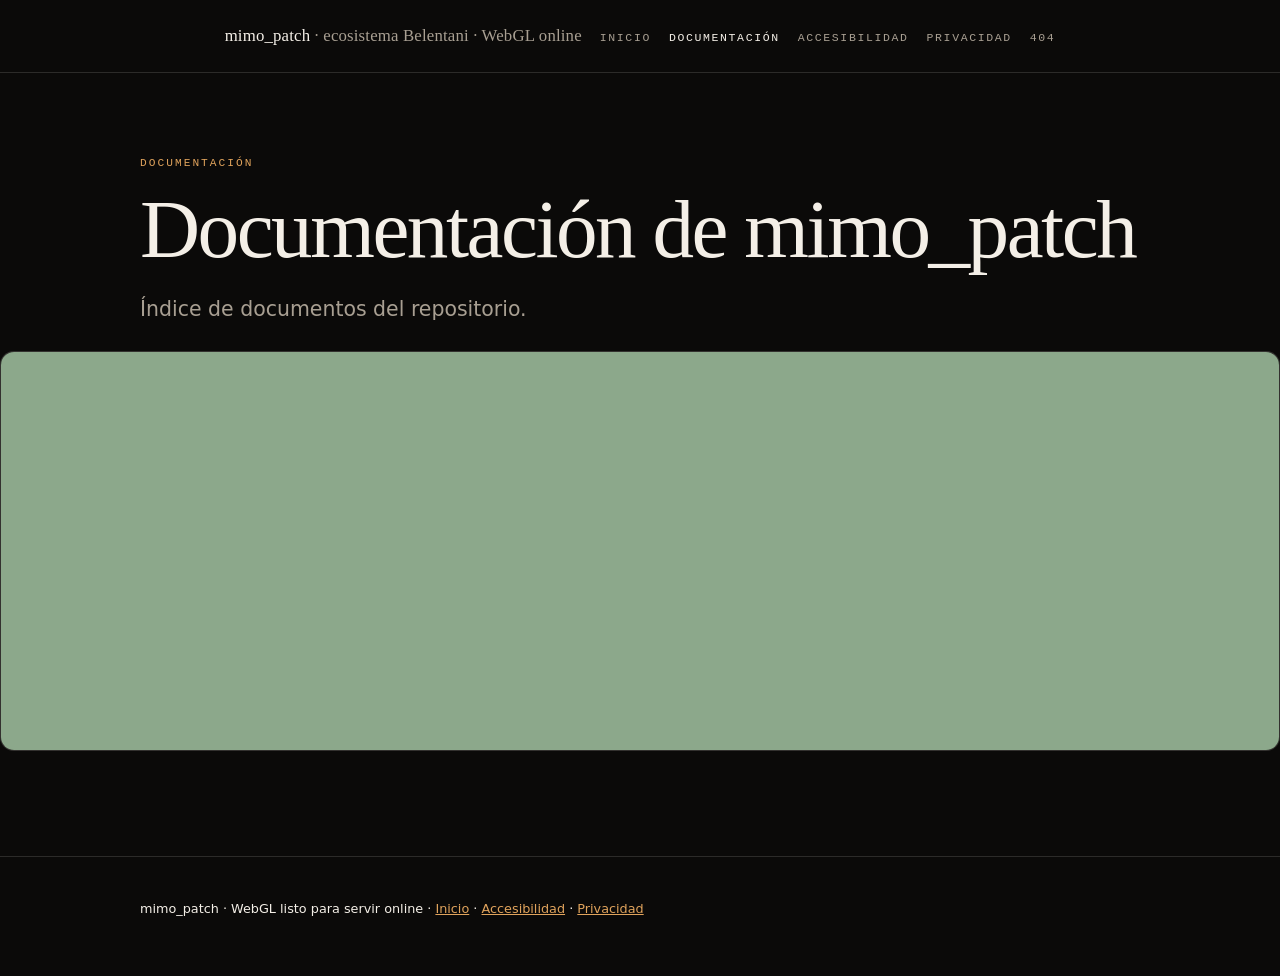
<file: docs.html>
<!DOCTYPE html>
<html lang="es">
<head>
<meta charset="UTF-8">
<meta name="viewport" content="width=device-width, initial-scale=1.0">
<title>mimo_patch</title>
<meta name="description" content="MIMO PATCH — Parche Unificado (Mimo Code) v3">
<meta name="generator" content="repo-completo-final-v1">
<meta property="og:title" content="mimo_patch">
<meta property="og:description" content="MIMO PATCH — Parche Unificado (Mimo Code) v3">
<meta property="og:type" content="website">
<link rel="icon" href="data:image/svg+xml,%3Csvg xmlns='http://www.w3.org/2000/svg' viewBox='0 0 32 32'%3E%3Crect width='32' height='32' rx='7' fill='%230b0a09'/%3E%3Ccircle cx='16' cy='16' r='7' fill='%23695eb9'/%3E%3C/svg%3E">
<style>
:root{--bg:#0b0a09;--bg2:#131110;--ink:#f4efe7;--dim:#a89f92;--accent:#e0a35c;
--accent2:#7fa88b;--line:rgba(244,239,231,.14);--serif:"Iowan Old Style","Palatino Linotype",Palatino,Georgia,serif;
--sans:ui-sans-serif,"Segoe UI",Inter,system-ui,-apple-system,sans-serif;
--mono:ui-monospace,"Cascadia Mono",Consolas,monospace;--measure:62ch;--radius:14px}
*{box-sizing:border-box}
html{scroll-behavior:smooth}
body{margin:0;background:var(--bg);color:var(--ink);font-family:var(--sans);line-height:1.65;
-webkit-font-smoothing:antialiased}
.wrap{max-width:1080px;margin:0 auto;padding:0 clamp(18px,4vw,40px);position:relative;z-index:1}
a{color:var(--accent)}
a:focus-visible,button:focus-visible{outline:3px solid var(--accent2);outline-offset:3px;border-radius:6px}
.skip{position:absolute;left:-9999px;top:0;background:var(--accent);color:#12100e;padding:10px 16px;z-index:9}
.skip:focus{left:12px;top:12px}
header.site{border-bottom:1px solid var(--line);padding:22px 0;display:flex;gap:18px;
align-items:baseline;justify-content:space-between;flex-wrap:wrap}
.brand{font-family:var(--serif);font-size:1.05rem;letter-spacing:.01em}
.brand span{color:var(--dim)}
nav.site{display:flex;gap:18px;flex-wrap:wrap;font-family:var(--mono);font-size:.72rem;
letter-spacing:.14em;text-transform:uppercase}
nav.site a{color:var(--dim);text-decoration:none}
nav.site a:hover,nav.site a[aria-current=page]{color:var(--ink)}
main{padding:clamp(48px,9vh,104px) 0}
.eyebrow{font-family:var(--mono);font-size:.7rem;letter-spacing:.18em;text-transform:uppercase;
color:var(--accent);margin:0 0 18px}
h1{font-family:var(--serif);font-size:clamp(2.4rem,7vw,5.2rem);line-height:.95;
letter-spacing:-.03em;margin:0 0 24px;font-weight:500;text-wrap:balance}
h2{font-family:var(--serif);font-size:clamp(1.4rem,3vw,2.1rem);line-height:1.15;
letter-spacing:-.02em;margin:64px 0 18px;font-weight:500}
h3{font-size:1.02rem;margin:28px 0 10px;letter-spacing:-.01em}
p,li{max-width:var(--measure);color:var(--ink)}
.lead{font-size:clamp(1.05rem,2vw,1.28rem);color:var(--dim);max-width:56ch}
hr{border:0;border-top:1px solid var(--line);margin:clamp(40px,8vh,80px) 0}
.grid{display:grid;grid-template-columns:repeat(auto-fit,minmax(240px,1fr));gap:1px;
background:var(--line);border:1px solid var(--line);border-radius:var(--radius);overflow:hidden;margin:32px 0}
.cell{background:var(--bg2);padding:22px 20px}
.cell h3{margin-top:0}
.cell p{font-size:.9rem;color:var(--dim);margin:0}
code,kbd{font-family:var(--mono);font-size:.86em;background:rgba(244,239,231,.07);
padding:2px 6px;border-radius:5px}
pre{background:var(--bg2);border:1px solid var(--line);border-radius:var(--radius);
padding:18px;overflow:auto;max-width:100%}
pre code{background:none;padding:0}
table{width:100%;border-collapse:collapse;margin:24px 0;font-size:.92rem}
th,td{text-align:left;padding:10px 12px;border-bottom:1px solid var(--line);vertical-align:top}
th{font-family:var(--mono);font-size:.7rem;letter-spacing:.12em;text-transform:uppercase;color:var(--dim)}
.pill{display:inline-block;font-family:var(--mono);font-size:.68rem;letter-spacing:.12em;
text-transform:uppercase;border:1px solid var(--line);color:var(--dim);padding:3px 9px;border-radius:999px}
footer.site{border-top:1px solid var(--line);padding:28px 0 44px;color:var(--dim);font-size:.8rem}
.reveal{opacity:0;transform:translateY(14px);transition:opacity .5s ease,transform .5s ease}
.reveal.in{opacity:1;transform:none}
@media (prefers-reduced-motion:reduce){html{scroll-behavior:auto}
.reveal{opacity:1;transform:none;transition:none}}
::selection{background:var(--accent);color:#12100e}
.webgl-canvas{width:100%;height:400px;background:var(--bg2);border:1px solid var(--line);
border-radius:var(--radius);margin:24px 0;display:block}
.superpowers-badge{display:inline-block;font-family:var(--mono);font-size:.65rem;
letter-spacing:.12em;text-transform:uppercase;border:1px solid var(--accent2);
color:var(--accent2);padding:4px 10px;border-radius:999px;margin:10px 0}
</style>
</head>
<body>
<a class="skip" href="#contenido">Saltar al contenido</a>
<header class="site"><div class="wrap" style="display:flex;justify-content:space-between;align-items:baseline;gap:18px;flex-wrap:wrap">
<div class="brand">mimo_patch <span>· ecosistema Belentani · WebGL online</span></div>
<nav class="site" aria-label="Navegación principal"><a href="index.html">Inicio</a><a href="docs.html" aria-current="page">Documentación</a><a href="accesibilidad.html">Accesibilidad</a><a href="privacidad.html">Privacidad</a><a href="404.html">404</a></nav>
</div></header>
<main id="contenido"><div class="wrap">

<p class="eyebrow">Documentación</p>
<h1>Documentación de mimo_patch</h1>
<p class="lead">Índice de documentos del repositorio.</p>

</div></main>
<footer class="site"><div class="wrap">
<p>mimo_patch · WebGL listo para servir online · <a href="index.html">Inicio</a> · <a href="accesibilidad.html">Accesibilidad</a> · <a href="privacidad.html">Privacidad</a></p>
</div></footer>
<script>
(function(){
  var canvas = document.createElement('canvas');
  canvas.className = 'webgl-canvas';
  var container = document.getElementById('contenido');
  if(container){ container.appendChild(canvas); }
  try{
    var gl = canvas.getContext('webgl') || canvas.getContext('experimental-webgl');
    if(!gl){ canvas.innerHTML = '<p style="color:var(--dim);font-family:var(--mono);padding:12px">WebGL no disponible en este navegador.</p>'; return; }
    gl.clearColor(0.047,0.043,0.039,1);
    gl.clear(gl.COLOR_BUFFER_BIT);
    var vs = gl.createShader(gl.VERTEX_SHADER);
    gl.shaderSource(vs, 'attribute vec2 p;void main(){gl_Position=vec4(p,0.0,1.0);}');
    gl.compileShader(vs);
    var fs = gl.createShader(gl.FRAGMENT_SHADER);
    gl.shaderSource(fs, 'precision mediump float;uniform vec4 c;void main(){gl_FragColor=c;}');
    gl.compileShader(fs);
    var prog = gl.createProgram();
    gl.attachShader(prog,vs); gl.attachShader(prog,fs); gl.linkProgram(prog);
    gl.useProgram(prog);
    var loc = gl.getUniformLocation(prog,'c');
    gl.uniform4f(loc, 0.549, 0.659, 0.545, 1.0);
    var buf = gl.createBuffer();
    gl.bindBuffer(gl.ARRAY_BUFFER,buf);
    gl.bufferData(gl.ARRAY_BUFFER,new Float32Array([-1,-1,1,-1,-1,1,1,1]),gl.STATIC_DRAW);
    var attr = gl.getAttribLocation(prog,'p');
    gl.enableVertexAttribArray(attr);
    gl.vertexAttribPointer(attr,2,gl.FLOAT,false,0,0);
    gl.drawArrays(gl.TRIANGLE_STRIP,0,4);
  }catch(e){ console.log('WebGL init:', e.message); }
})();
</script>
</body>
</html>
</file>
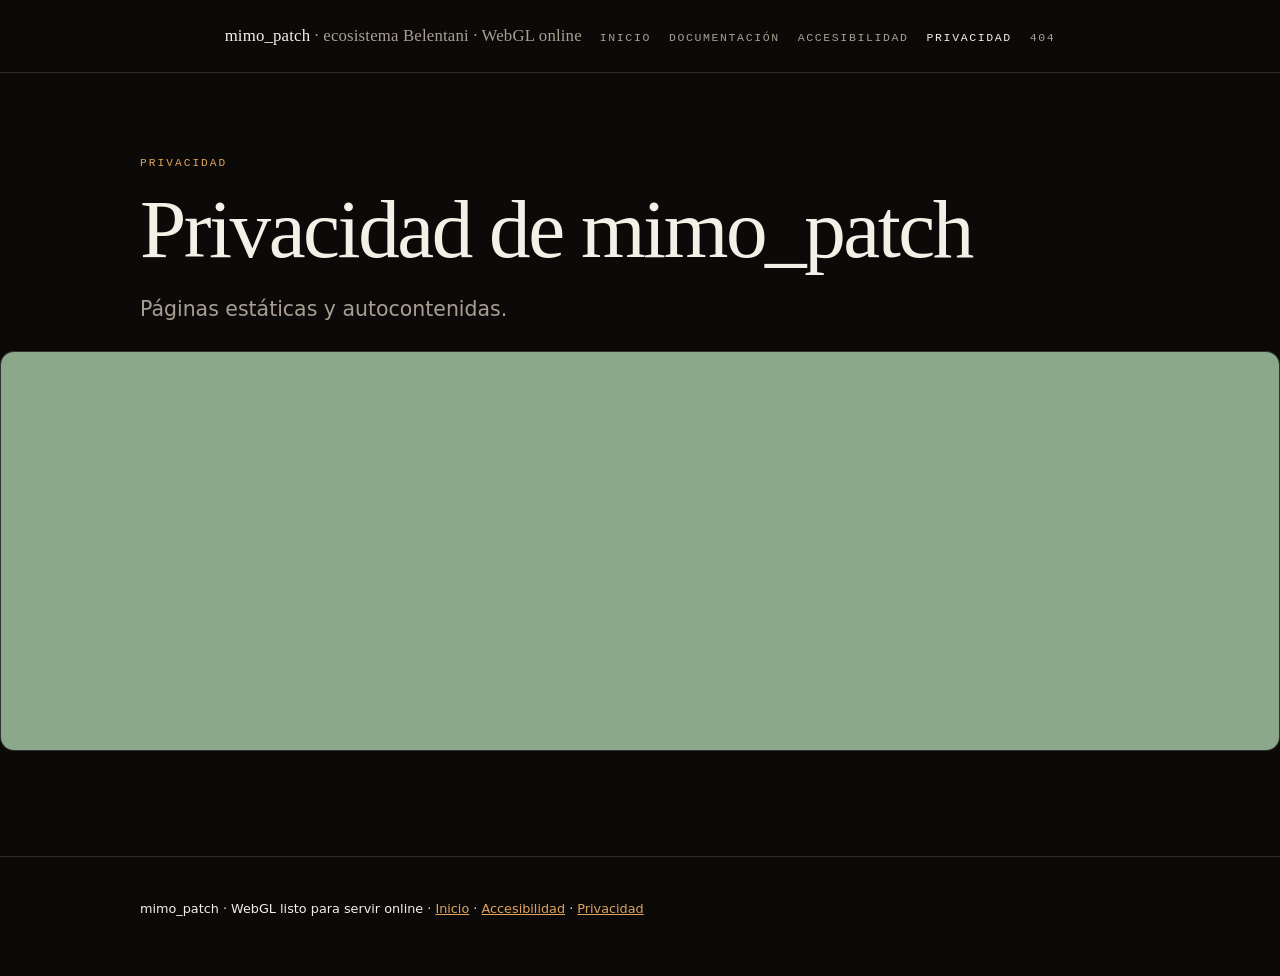
<file: privacidad.html>
<!DOCTYPE html>
<html lang="es">
<head>
<meta charset="UTF-8">
<meta name="viewport" content="width=device-width, initial-scale=1.0">
<title>mimo_patch</title>
<meta name="description" content="MIMO PATCH — Parche Unificado (Mimo Code) v3">
<meta name="generator" content="repo-completo-final-v1">
<meta property="og:title" content="mimo_patch">
<meta property="og:description" content="MIMO PATCH — Parche Unificado (Mimo Code) v3">
<meta property="og:type" content="website">
<link rel="icon" href="data:image/svg+xml,%3Csvg xmlns='http://www.w3.org/2000/svg' viewBox='0 0 32 32'%3E%3Crect width='32' height='32' rx='7' fill='%230b0a09'/%3E%3Ccircle cx='16' cy='16' r='7' fill='%23695eb9'/%3E%3C/svg%3E">
<style>
:root{--bg:#0b0a09;--bg2:#131110;--ink:#f4efe7;--dim:#a89f92;--accent:#e0a35c;
--accent2:#7fa88b;--line:rgba(244,239,231,.14);--serif:"Iowan Old Style","Palatino Linotype",Palatino,Georgia,serif;
--sans:ui-sans-serif,"Segoe UI",Inter,system-ui,-apple-system,sans-serif;
--mono:ui-monospace,"Cascadia Mono",Consolas,monospace;--measure:62ch;--radius:14px}
*{box-sizing:border-box}
html{scroll-behavior:smooth}
body{margin:0;background:var(--bg);color:var(--ink);font-family:var(--sans);line-height:1.65;
-webkit-font-smoothing:antialiased}
.wrap{max-width:1080px;margin:0 auto;padding:0 clamp(18px,4vw,40px);position:relative;z-index:1}
a{color:var(--accent)}
a:focus-visible,button:focus-visible{outline:3px solid var(--accent2);outline-offset:3px;border-radius:6px}
.skip{position:absolute;left:-9999px;top:0;background:var(--accent);color:#12100e;padding:10px 16px;z-index:9}
.skip:focus{left:12px;top:12px}
header.site{border-bottom:1px solid var(--line);padding:22px 0;display:flex;gap:18px;
align-items:baseline;justify-content:space-between;flex-wrap:wrap}
.brand{font-family:var(--serif);font-size:1.05rem;letter-spacing:.01em}
.brand span{color:var(--dim)}
nav.site{display:flex;gap:18px;flex-wrap:wrap;font-family:var(--mono);font-size:.72rem;
letter-spacing:.14em;text-transform:uppercase}
nav.site a{color:var(--dim);text-decoration:none}
nav.site a:hover,nav.site a[aria-current=page]{color:var(--ink)}
main{padding:clamp(48px,9vh,104px) 0}
.eyebrow{font-family:var(--mono);font-size:.7rem;letter-spacing:.18em;text-transform:uppercase;
color:var(--accent);margin:0 0 18px}
h1{font-family:var(--serif);font-size:clamp(2.4rem,7vw,5.2rem);line-height:.95;
letter-spacing:-.03em;margin:0 0 24px;font-weight:500;text-wrap:balance}
h2{font-family:var(--serif);font-size:clamp(1.4rem,3vw,2.1rem);line-height:1.15;
letter-spacing:-.02em;margin:64px 0 18px;font-weight:500}
h3{font-size:1.02rem;margin:28px 0 10px;letter-spacing:-.01em}
p,li{max-width:var(--measure);color:var(--ink)}
.lead{font-size:clamp(1.05rem,2vw,1.28rem);color:var(--dim);max-width:56ch}
hr{border:0;border-top:1px solid var(--line);margin:clamp(40px,8vh,80px) 0}
.grid{display:grid;grid-template-columns:repeat(auto-fit,minmax(240px,1fr));gap:1px;
background:var(--line);border:1px solid var(--line);border-radius:var(--radius);overflow:hidden;margin:32px 0}
.cell{background:var(--bg2);padding:22px 20px}
.cell h3{margin-top:0}
.cell p{font-size:.9rem;color:var(--dim);margin:0}
code,kbd{font-family:var(--mono);font-size:.86em;background:rgba(244,239,231,.07);
padding:2px 6px;border-radius:5px}
pre{background:var(--bg2);border:1px solid var(--line);border-radius:var(--radius);
padding:18px;overflow:auto;max-width:100%}
pre code{background:none;padding:0}
table{width:100%;border-collapse:collapse;margin:24px 0;font-size:.92rem}
th,td{text-align:left;padding:10px 12px;border-bottom:1px solid var(--line);vertical-align:top}
th{font-family:var(--mono);font-size:.7rem;letter-spacing:.12em;text-transform:uppercase;color:var(--dim)}
.pill{display:inline-block;font-family:var(--mono);font-size:.68rem;letter-spacing:.12em;
text-transform:uppercase;border:1px solid var(--line);color:var(--dim);padding:3px 9px;border-radius:999px}
footer.site{border-top:1px solid var(--line);padding:28px 0 44px;color:var(--dim);font-size:.8rem}
.reveal{opacity:0;transform:translateY(14px);transition:opacity .5s ease,transform .5s ease}
.reveal.in{opacity:1;transform:none}
@media (prefers-reduced-motion:reduce){html{scroll-behavior:auto}
.reveal{opacity:1;transform:none;transition:none}}
::selection{background:var(--accent);color:#12100e}
.webgl-canvas{width:100%;height:400px;background:var(--bg2);border:1px solid var(--line);
border-radius:var(--radius);margin:24px 0;display:block}
.superpowers-badge{display:inline-block;font-family:var(--mono);font-size:.65rem;
letter-spacing:.12em;text-transform:uppercase;border:1px solid var(--accent2);
color:var(--accent2);padding:4px 10px;border-radius:999px;margin:10px 0}
</style>
</head>
<body>
<a class="skip" href="#contenido">Saltar al contenido</a>
<header class="site"><div class="wrap" style="display:flex;justify-content:space-between;align-items:baseline;gap:18px;flex-wrap:wrap">
<div class="brand">mimo_patch <span>· ecosistema Belentani · WebGL online</span></div>
<nav class="site" aria-label="Navegación principal"><a href="index.html">Inicio</a><a href="docs.html">Documentación</a><a href="accesibilidad.html">Accesibilidad</a><a href="privacidad.html" aria-current="page">Privacidad</a><a href="404.html">404</a></nav>
</div></header>
<main id="contenido"><div class="wrap">

<p class="eyebrow">Privacidad</p>
<h1>Privacidad de mimo_patch</h1>
<p class="lead">Páginas estáticas y autocontenidas.</p>

</div></main>
<footer class="site"><div class="wrap">
<p>mimo_patch · WebGL listo para servir online · <a href="index.html">Inicio</a> · <a href="accesibilidad.html">Accesibilidad</a> · <a href="privacidad.html">Privacidad</a></p>
</div></footer>
<script>
(function(){
  var canvas = document.createElement('canvas');
  canvas.className = 'webgl-canvas';
  var container = document.getElementById('contenido');
  if(container){ container.appendChild(canvas); }
  try{
    var gl = canvas.getContext('webgl') || canvas.getContext('experimental-webgl');
    if(!gl){ canvas.innerHTML = '<p style="color:var(--dim);font-family:var(--mono);padding:12px">WebGL no disponible en este navegador.</p>'; return; }
    gl.clearColor(0.047,0.043,0.039,1);
    gl.clear(gl.COLOR_BUFFER_BIT);
    var vs = gl.createShader(gl.VERTEX_SHADER);
    gl.shaderSource(vs, 'attribute vec2 p;void main(){gl_Position=vec4(p,0.0,1.0);}');
    gl.compileShader(vs);
    var fs = gl.createShader(gl.FRAGMENT_SHADER);
    gl.shaderSource(fs, 'precision mediump float;uniform vec4 c;void main(){gl_FragColor=c;}');
    gl.compileShader(fs);
    var prog = gl.createProgram();
    gl.attachShader(prog,vs); gl.attachShader(prog,fs); gl.linkProgram(prog);
    gl.useProgram(prog);
    var loc = gl.getUniformLocation(prog,'c');
    gl.uniform4f(loc, 0.549, 0.659, 0.545, 1.0);
    var buf = gl.createBuffer();
    gl.bindBuffer(gl.ARRAY_BUFFER,buf);
    gl.bufferData(gl.ARRAY_BUFFER,new Float32Array([-1,-1,1,-1,-1,1,1,1]),gl.STATIC_DRAW);
    var attr = gl.getAttribLocation(prog,'p');
    gl.enableVertexAttribArray(attr);
    gl.vertexAttribPointer(attr,2,gl.FLOAT,false,0,0);
    gl.drawArrays(gl.TRIANGLE_STRIP,0,4);
  }catch(e){ console.log('WebGL init:', e.message); }
})();
</script>
</body>
</html>
</file>
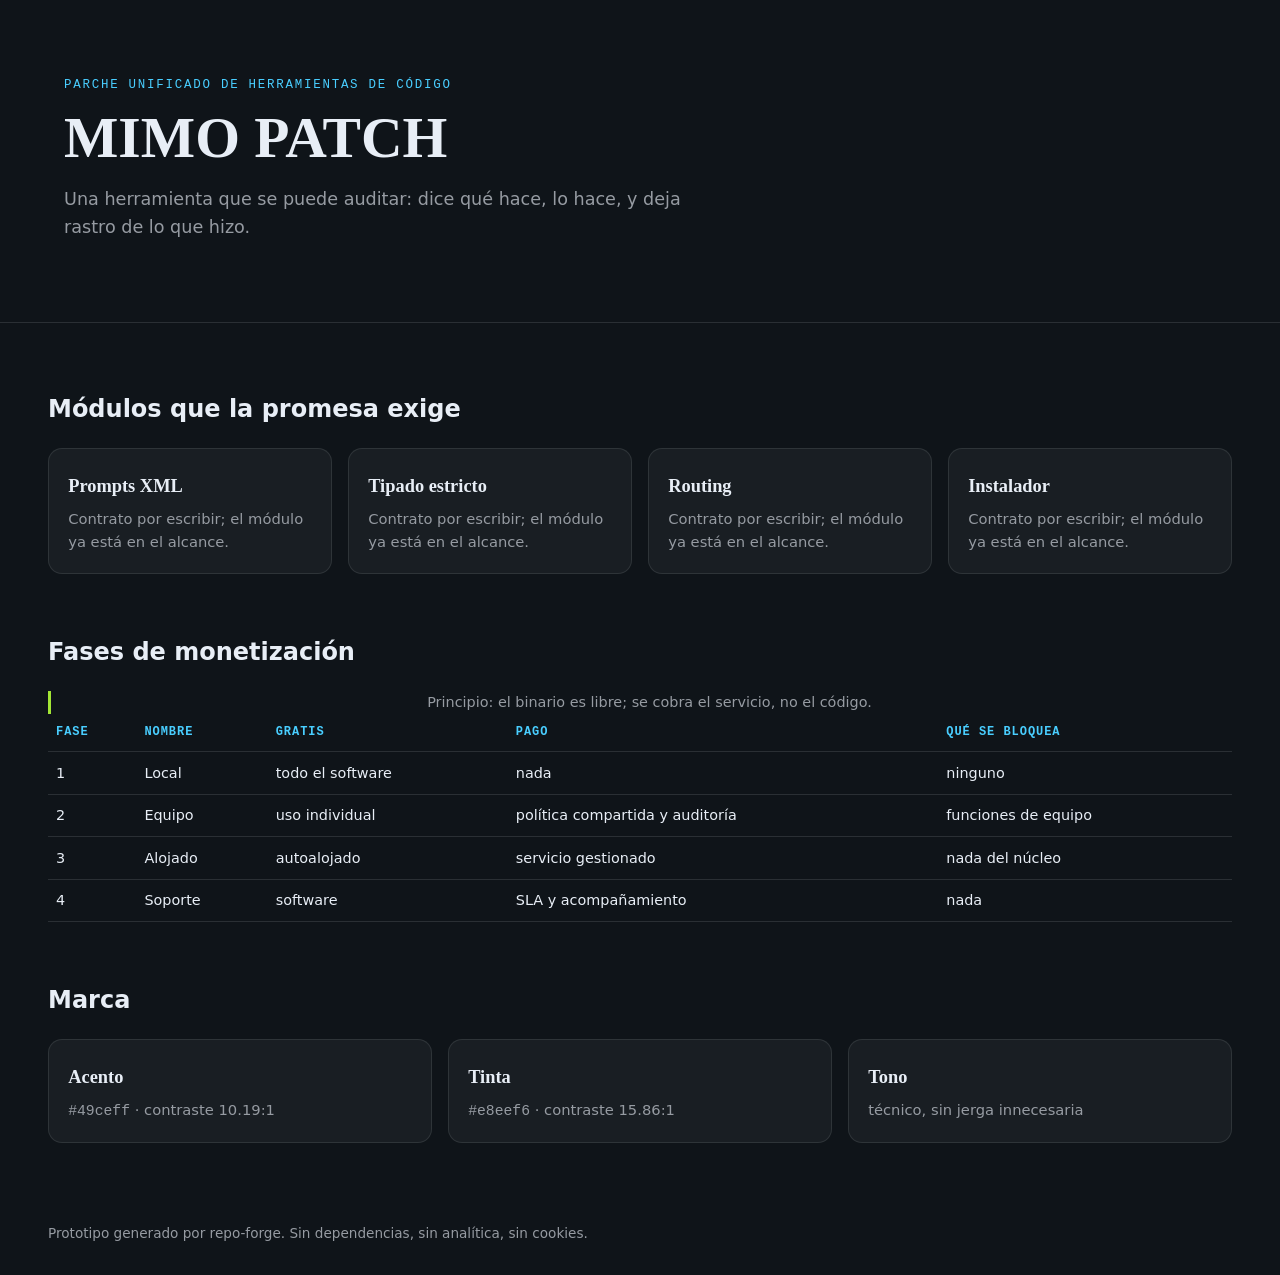
<file: plataforma/PROTOTIPO.html>
<!DOCTYPE html>
<html lang="es">
<head>
<meta charset="UTF-8">
<meta name="viewport" content="width=device-width, initial-scale=1.0">
<title>MIMO PATCH — diseño de plataforma</title>
<meta name="description" content="Prototipo autocontenido del diseño de plataforma de MIMO PATCH: módulos, paleta y fases de monetización.">
<style>
  :root { --bg:#0f1419; --surface:#191e23; --ink:#e8eef6; --muted:#969ba2;
           --accent:#49ceff; --accent2:#a3e635; }
  * { box-sizing: border-box; }
  body { margin:0; background:var(--bg); color:var(--ink);
          font-family: system-ui, -apple-system, "Segoe UI", sans-serif; line-height:1.55; }
  header { padding: clamp(1.5rem, 5vw, 4rem); border-bottom:1px solid color-mix(in srgb, var(--ink) 12%, transparent); }
  h1 { font-family: Georgia, "Times New Roman", serif; font-size: clamp(2rem, 6vw, 3.6rem);
        margin:0 0 .5rem; line-height:1.05; }
  .kicker { font-family: ui-monospace, monospace; color:var(--accent); letter-spacing:.14em;
             text-transform:uppercase; font-size:.78rem; }
  .lead { color:var(--muted); max-width:60ch; font-size:1.1rem; }
  main { padding: clamp(1.5rem, 4vw, 3rem); display:grid; gap:2.5rem; }
  .grid { display:grid; gap:1rem; grid-template-columns: repeat(auto-fit, minmax(230px, 1fr)); }
  .card { background:var(--surface); border:1px solid color-mix(in srgb, var(--ink) 10%, transparent);
           border-radius:14px; padding:1.2rem; }
  .card h3 { margin:.2rem 0 .5rem; font-family: Georgia, serif; font-size:1.15rem; }
  .card p { margin:0; color:var(--muted); font-size:.92rem; }
  table { border-collapse:collapse; width:100%; font-size:.9rem; }
  th, td { text-align:left; padding:.6rem .5rem; border-bottom:1px solid color-mix(in srgb, var(--ink) 12%, transparent); }
  th { font-family: ui-monospace, monospace; font-size:.75rem; text-transform:uppercase; letter-spacing:.08em; color:var(--accent); }
  .rule { border-left:3px solid var(--accent2); padding-left:1rem; color:var(--muted); }
  footer { padding: 2rem clamp(1.5rem,4vw,3rem); color:var(--muted); font-size:.85rem; }
  :focus-visible { outline:3px solid var(--accent); outline-offset:2px; }
  @media (prefers-reduced-motion: reduce) { * { transition:none !important; animation:none !important; } }
</style>
</head>
<body>
<header>
  <p class="kicker">parche unificado de herramientas de código</p>
  <h1>MIMO PATCH</h1>
  <p class="lead">Una herramienta que se puede auditar: dice qué hace, lo hace, y deja rastro de lo que hizo.</p>
</header>
<main>
  <section aria-labelledby="mods">
    <h2 id="mods">Módulos que la promesa exige</h2>
    <div class="grid">
      <article class="card"><h3>Prompts XML</h3><p>Contrato por escribir; el módulo ya está en el alcance.</p></article>
      <article class="card"><h3>Tipado estricto</h3><p>Contrato por escribir; el módulo ya está en el alcance.</p></article>
      <article class="card"><h3>Routing</h3><p>Contrato por escribir; el módulo ya está en el alcance.</p></article>
      <article class="card"><h3>Instalador</h3><p>Contrato por escribir; el módulo ya está en el alcance.</p></article>
    </div>
  </section>
  <section aria-labelledby="monet">
    <h2 id="monet">Fases de monetización</h2>
    <table>
      <caption class="rule">Principio: el binario es libre; se cobra el servicio, no el código.</caption>
      <thead><tr><th>Fase</th><th>Nombre</th><th>Gratis</th><th>Pago</th><th>Qué se bloquea</th></tr></thead>
      <tbody>
        <tr><td>1</td><td>Local</td><td>todo el software</td><td>nada</td><td>ninguno</td></tr>
        <tr><td>2</td><td>Equipo</td><td>uso individual</td><td>política compartida y auditoría</td><td>funciones de equipo</td></tr>
        <tr><td>3</td><td>Alojado</td><td>autoalojado</td><td>servicio gestionado</td><td>nada del núcleo</td></tr>
        <tr><td>4</td><td>Soporte</td><td>software</td><td>SLA y acompañamiento</td><td>nada</td></tr>
      </tbody>
    </table>
  </section>
  <section aria-labelledby="brand">
    <h2 id="brand">Marca</h2>
    <div class="grid">
      <article class="card"><h3>Acento</h3><p><code>#49ceff</code> · contraste 10.19:1</p></article>
      <article class="card"><h3>Tinta</h3><p><code>#e8eef6</code> · contraste 15.86:1</p></article>
      <article class="card"><h3>Tono</h3><p>técnico, sin jerga innecesaria</p></article>
    </div>
  </section>
</main>
<footer>Prototipo generado por repo-forge. Sin dependencias, sin analítica, sin cookies.</footer>
</body>
</html>
</file>
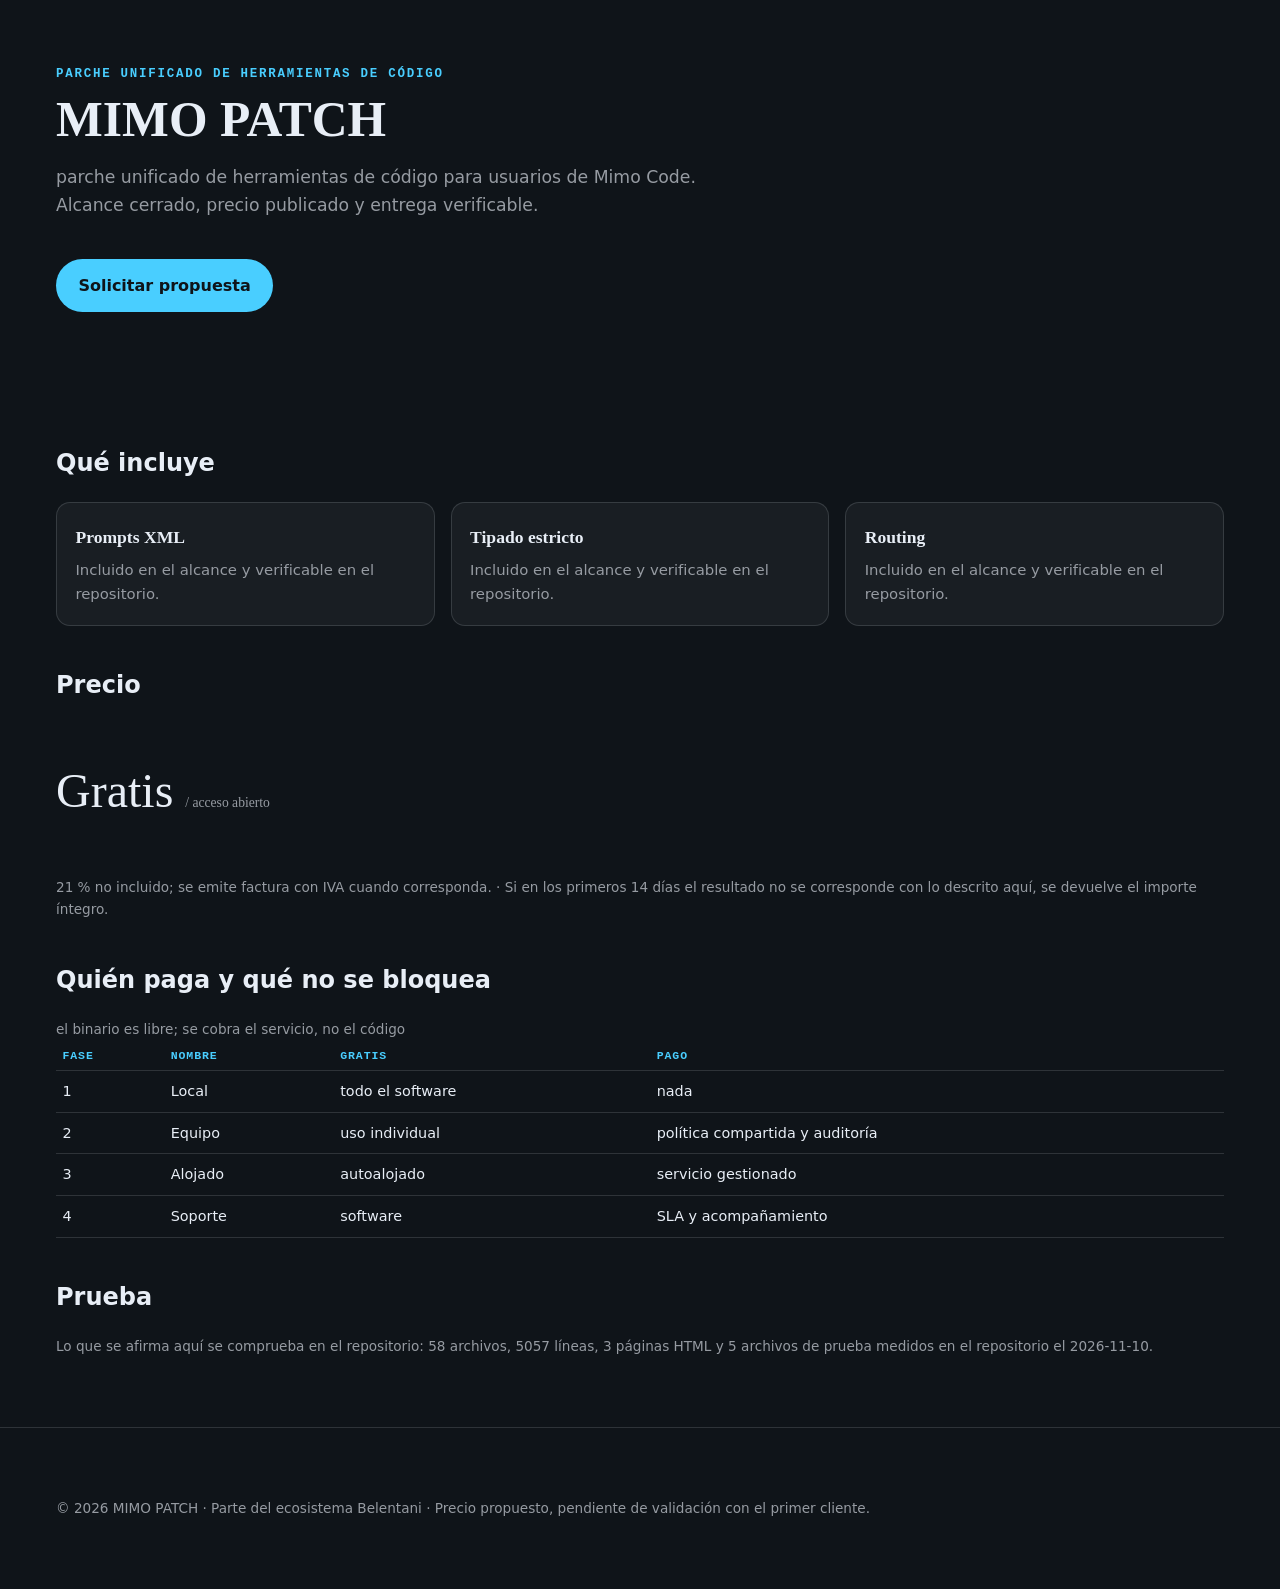
<file: producto/landing.html>
<!DOCTYPE html>
<html lang="es">
<head>
<meta charset="UTF-8">
<meta name="viewport" content="width=device-width, initial-scale=1.0">
<title>MIMO PATCH — parche unificado de herramientas de código</title>
<meta name="description" content="parche unificado de herramientas de código para usuarios de Mimo Code. Alcance cerrado, precio publicado y entrega verificable.">
<meta property="og:type" content="website">
<meta property="og:title" content="MIMO PATCH">
<meta property="og:description" content="parche unificado de herramientas de código para usuarios de Mimo Code. Alcance cerrado, precio publicado y entrega verificable.">
<meta property="og:image" content="../brand/og-image.svg">
<link rel="icon" href="../assets/favicon.svg" type="image/svg+xml">
<style>
  :root { --bg:#0f1419; --surface:#191e23; --ink:#e8eef6; --muted:#969ba2;
           --accent:#49ceff; --line:color-mix(in srgb, #e8eef6 14%, transparent); }
  * { box-sizing:border-box; }
  body { margin:0; background:var(--bg); color:var(--ink); font:16px/1.6 system-ui,-apple-system,"Segoe UI",sans-serif; }
  header, main, footer { padding: clamp(1.2rem, 5vw, 3.5rem); }
  .kicker { font:600 .78rem/1 ui-monospace,monospace; letter-spacing:.14em; text-transform:uppercase; color:var(--accent); }
  h1 { font-family:Georgia,serif; font-size:clamp(1.9rem,5vw,3.1rem); line-height:1.08; margin:.5rem 0 1rem; max-width:22ch; }
  .lead { color:var(--muted); max-width:60ch; font-size:1.08rem; }
  .cta { display:inline-block; margin-top:1.4rem; background:var(--accent); color:#0f1419;
          padding:.85rem 1.4rem; border-radius:999px; font-weight:650; text-decoration:none; }
  .cta:focus-visible { outline:3px solid var(--ink); outline-offset:3px; }
  .grid { display:grid; gap:1rem; grid-template-columns:repeat(auto-fit,minmax(230px,1fr)); }
  .card { background:var(--surface); border:1px solid var(--line); border-radius:14px; padding:1.15rem; }
  .card h3 { margin:.1rem 0 .5rem; font-family:Georgia,serif; font-size:1.1rem; }
  .card p { margin:0; color:var(--muted); font-size:.93rem; }
  .precio { font-family:Georgia,serif; font-size:clamp(2rem,6vw,3rem); }
  .nota { color:var(--muted); font-size:.85rem; }
  table { border-collapse:collapse; width:100%; font-size:.9rem; margin-top:.6rem; }
  th, td { text-align:left; padding:.55rem .4rem; border-bottom:1px solid var(--line); }
  th { font:600 .72rem/1 ui-monospace,monospace; text-transform:uppercase; letter-spacing:.08em; color:var(--accent); }
  footer { color:var(--muted); font-size:.85rem; border-top:1px solid var(--line); }
  @media (prefers-reduced-motion: reduce) { * { transition:none!important; animation:none!important; } }
</style>
</head>
<body>
<header>
  <p class="kicker">parche unificado de herramientas de código</p>
  <h1>MIMO PATCH</h1>
  <p class="lead">parche unificado de herramientas de código para usuarios de Mimo Code. Alcance cerrado, precio publicado y entrega verificable.</p>
  <a class="cta" href="https://github.com/belentani7/mimo_patch/issues/new?title=Solicitud:%20MIMO%20PATCH">Solicitar propuesta</a>
</header>
<main>
  <section aria-labelledby="incluye">
    <h2 id="incluye">Qué incluye</h2>
    <div class="grid"><article class="card"><h3>Prompts XML</h3><p>Incluido en el alcance y verificable en el repositorio.</p></article><article class="card"><h3>Tipado estricto</h3><p>Incluido en el alcance y verificable en el repositorio.</p></article><article class="card"><h3>Routing</h3><p>Incluido en el alcance y verificable en el repositorio.</p></article></div>
  </section>
  <section aria-labelledby="precio" style="margin-top:2.5rem">
    <h2 id="precio">Precio</h2>
    <p class="precio">Gratis <span class="nota">/ acceso abierto</span></p>
    <p class="nota">21 % no incluido; se emite factura con IVA cuando corresponda. · Si en los primeros 14 días el resultado no se corresponde con lo descrito aquí, se devuelve el importe íntegro.</p>
  </section>
  <section aria-labelledby="quien" style="margin-top:2.5rem">
    <h2 id="quien">Quién paga y qué no se bloquea</h2>
    <table>
      <caption class="nota" style="text-align:left">el binario es libre; se cobra el servicio, no el código</caption>
      <thead><tr><th>Fase</th><th>Nombre</th><th>Gratis</th><th>Pago</th></tr></thead>
      <tbody><tr><td>1</td><td>Local</td><td>todo el software</td><td>nada</td></tr><tr><td>2</td><td>Equipo</td><td>uso individual</td><td>política compartida y auditoría</td></tr><tr><td>3</td><td>Alojado</td><td>autoalojado</td><td>servicio gestionado</td></tr><tr><td>4</td><td>Soporte</td><td>software</td><td>SLA y acompañamiento</td></tr></tbody>
    </table>
  </section>
  <section aria-labelledby="prueba" style="margin-top:2.5rem">
    <h2 id="prueba">Prueba</h2>
    <p class="nota">Lo que se afirma aquí se comprueba en el repositorio: 58 archivos, 5057 líneas, 3 páginas HTML y 5 archivos de prueba medidos en el repositorio el 2026-11-10.</p>
  </section>
</main>
<footer>
  <p>© 2026 MIMO PATCH · Parte del ecosistema Belentani · Precio propuesto, pendiente de validación con el primer cliente.</p>
</footer>
</body>
</html>
</file>
<file: hero.css>
/**
 * hero.css — Estilos de landing page con hero y shader.
 * Reutilizable en cualquier repo.
 */
:root {
  --hero-color-a: #0ea5e9;
  --hero-color-b: #7c3aed;
  --text-primary: #0f172a;
  --text-secondary: #475569;
  --bg-body: #ffffff;
}

@media (prefers-color-scheme: dark) {
  :root {
    --text-primary: #f8fafc;
    --text-secondary: #cbd5e1;
    --bg-body: #0f172a;
  }
}

* { box-sizing: border-box; }
html { scroll-behavior: smooth; }
body {
  margin: 0;
  font-family: system-ui, -apple-system, BlinkMacSystemFont, 'Segoe UI', Roboto, sans-serif;
  color: var(--text-primary);
  background: var(--bg-body);
  line-height: 1.6;
}

/* Prefer reduced motion */
@media (prefers-reduced-motion: reduce) {
  .hero-canvas-wrapper canvas { animation: none !important; }
  html { scroll-behavior: auto; }
}

/* Navigation */
.nav {
  position: fixed;
  top: 0; left: 0; right: 0;
  z-index: 50;
  padding: 1rem 2rem;
  display: flex;
  justify-content: space-between;
  align-items: center;
  backdrop-filter: blur(8px);
  border-bottom: 1px solid rgba(128, 128, 128, 0.2);
}
.nav .logo {
  font-weight: 800;
  font-size: 1.25rem;
  letter-spacing: -0.02em;
  text-decoration: none;
  color: var(--text-primary);
}
.nav .nav-links {
  display: flex;
  gap: 1.5rem;
  list-style: none;
  margin: 0;
  padding: 0;
}
.nav .nav-links a {
  text-decoration: none;
  color: var(--text-secondary);
  font-size: 0.9rem;
  font-weight: 500;
}
.nav .nav-links a:hover { color: var(--text-primary); }
.nav .cta {
  background: var(--hero-color-a);
  color: #ffffff;
  padding: 0.6rem 1.2rem;
  border-radius: 0.5rem;
  font-weight: 600;
  text-decoration: none;
  font-size: 0.9rem;
}
.nav .cta:hover { opacity: 0.9; }

/* Hero */
.hero {
  position: relative;
  min-height: 100vh;
  display: flex;
  flex-direction: column;
  justify-content: center;
  align-items: center;
  text-align: center;
  overflow: hidden;
}
.hero-canvas-wrapper {
  position: absolute;
  inset: 0;
  z-index: 0;
}
.hero-canvas-wrapper canvas {
  width: 100%;
  height: 100%;
  object-fit: cover;
}
.hero-overlay {
  position: relative;
  z-index: 10;
  padding: 2rem;
  max-width: 800px;
}
.hero h1 {
  font-size: clamp(2.5rem, 8vw, 5rem);
  font-weight: 800;
  line-height: 1.1;
  margin: 0 0 1rem;
  letter-spacing: -0.02em;
  background: linear-gradient(135deg, var(--hero-color-a), var(--hero-color-b));
  -webkit-background-clip: text;
  -webkit-text-fill-color: transparent;
  background-clip: text;
}
.hero p {
  font-size: clamp(1.1rem, 3vw, 1.5rem);
  color: var(--text-secondary);
  margin: 0 0 2rem;
  max-width: 600px;
  margin-left: auto;
  margin-right: auto;
}
.hero-actions {
  display: flex;
  gap: 1rem;
  justify-content: center;
  flex-wrap: wrap;
}
.btn-primary {
  background: var(--hero-color-b);
  color: #ffffff;
  padding: 0.8rem 1.6rem;
  border-radius: 0.5rem;
  font-weight: 600;
  text-decoration: none;
  font-size: 1rem;
  border: none;
  cursor: pointer;
  transition: transform 0.2s, opacity 0.2s;
}
.btn-primary:hover { transform: translateY(-2px); opacity: 0.9; }
.btn-secondary {
  background: transparent;
  color: var(--text-primary);
  padding: 0.8rem 1.6rem;
  border-radius: 0.5rem;
  font-weight: 600;
  text-decoration: none;
  font-size: 1rem;
  border: 1px solid var(--text-secondary);
  cursor: pointer;
}
.btn-secondary:hover { background: rgba(15, 23, 42, 0.05); }

/* Sections */
.section {
  padding: 5rem 2rem;
  max-width: 1200px;
  margin: 0 auto;
}
.section h2 {
  font-size: clamp(2rem, 5vw, 3rem);
  margin-bottom: 2rem;
  text-align: center;
}
.section p {
  font-size: 1.1rem;
  color: var(--text-secondary);
  max-width: 700px;
  margin: 0 auto 2rem;
  text-align: center;
}

/* Grid */
.grid {
  display: grid;
  grid-template-columns: repeat(auto-fit, minmax(280px, 1fr));
  gap: 2rem;
  margin-top: 3rem;
}
.card {
  background: rgba(255, 255, 255, 0.6);
  border: 1px solid rgba(128, 128, 128, 0.15);
  border-radius: 0.75rem;
  padding: 2rem;
  text-align: center;
}
@media (prefers-color-scheme: dark) {
  .card {
    background: rgba(15, 23, 42, 0.6);
    border-color: rgba(255, 255, 255, 0.08);
  }
}
.card h3 { font-size: 1.25rem; margin-bottom: 1rem; }
.card p { font-size: 0.95rem; color: var(--text-secondary); }

/* Stack */
.stack-list {
  display: flex;
  flex-wrap: wrap;
  gap: 0.75rem;
  justify-content: center;
  list-style: none;
  margin: 2rem 0 0;
  padding: 0;
}
.stack-list li {
  background: rgba(15, 23, 42, 0.05);
  border: 1px solid rgba(15, 23, 42, 0.1);
  border-radius: 2rem;
  padding: 0.5rem 1rem;
  font-size: 0.85rem;
  color: var(--text-secondary);
}
@media (prefers-color-scheme: dark) {
  .stack-list li {
    background: rgba(255, 255, 255, 0.05);
    border-color: rgba(255, 255, 255, 0.1);
    color: var(--text-secondary);
  }
}

/* Footer */
footer {
  padding: 3rem 2rem;
  border-top: 1px solid rgba(128, 128, 128, 0.2);
  text-align: center;
  color: var(--text-secondary);
  font-size: 0.9rem;
}
</file>
<file: assets/a11y.css>
/* repo-forge:a11y — mejoras de accesibilidad sin tocar el diseño existente */
:where(a, button, input, select, textarea, [tabindex]):focus-visible {
  outline: 3px solid #49ceff;
  outline-offset: 2px;
}
.skip-link {
  position: absolute; left: -9999px; top: 0; background: #191e23;
  color: #e8eef6; padding: .75rem 1rem; z-index: 9999;
}
.skip-link:focus { left: 1rem; }
.sr-only {
  position: absolute; width: 1px; height: 1px; padding: 0; margin: -1px;
  overflow: hidden; clip: rect(0,0,0,0); white-space: nowrap; border: 0;
}
@media (prefers-reduced-motion: reduce) {
  *, *::before, *::after { animation-duration: .001ms !important; transition-duration: .001ms !important; }
}
@media (prefers-contrast: more) {
  :root { --color-ink: #000; }
}
</file>
